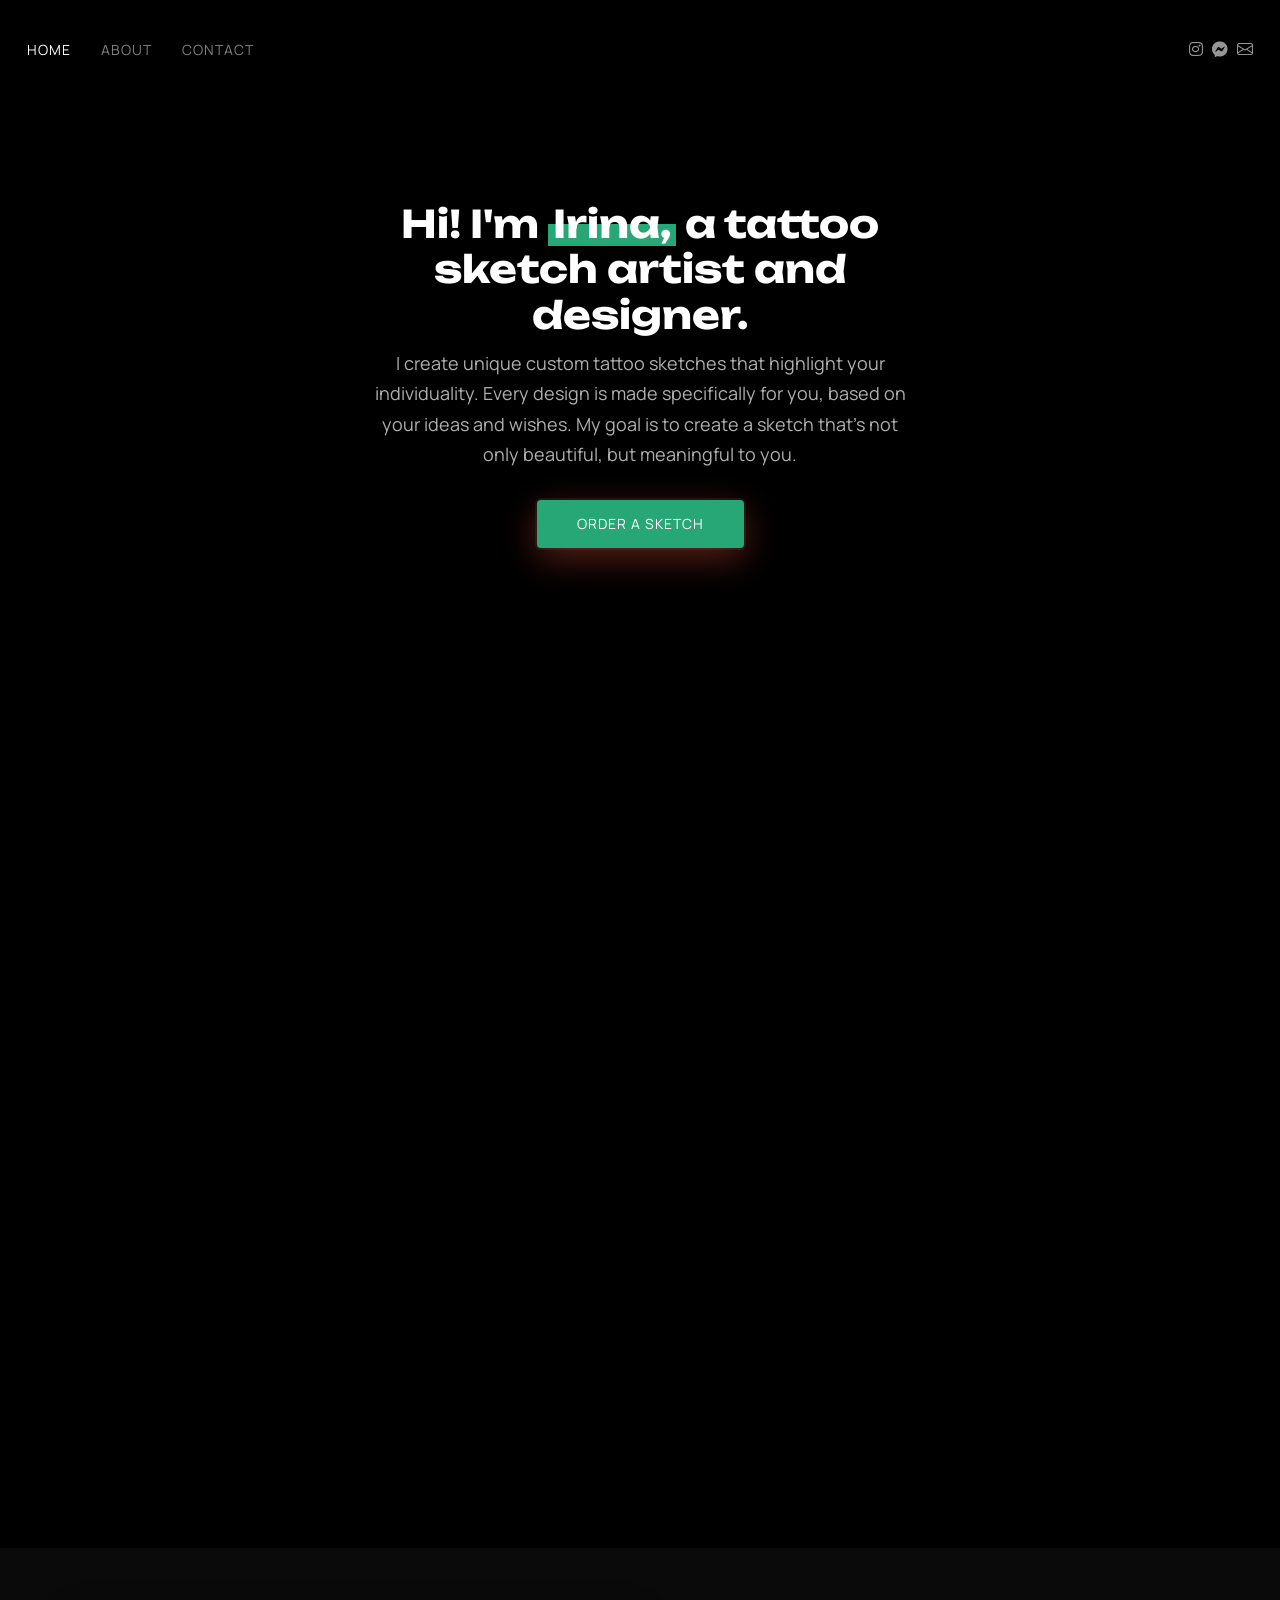
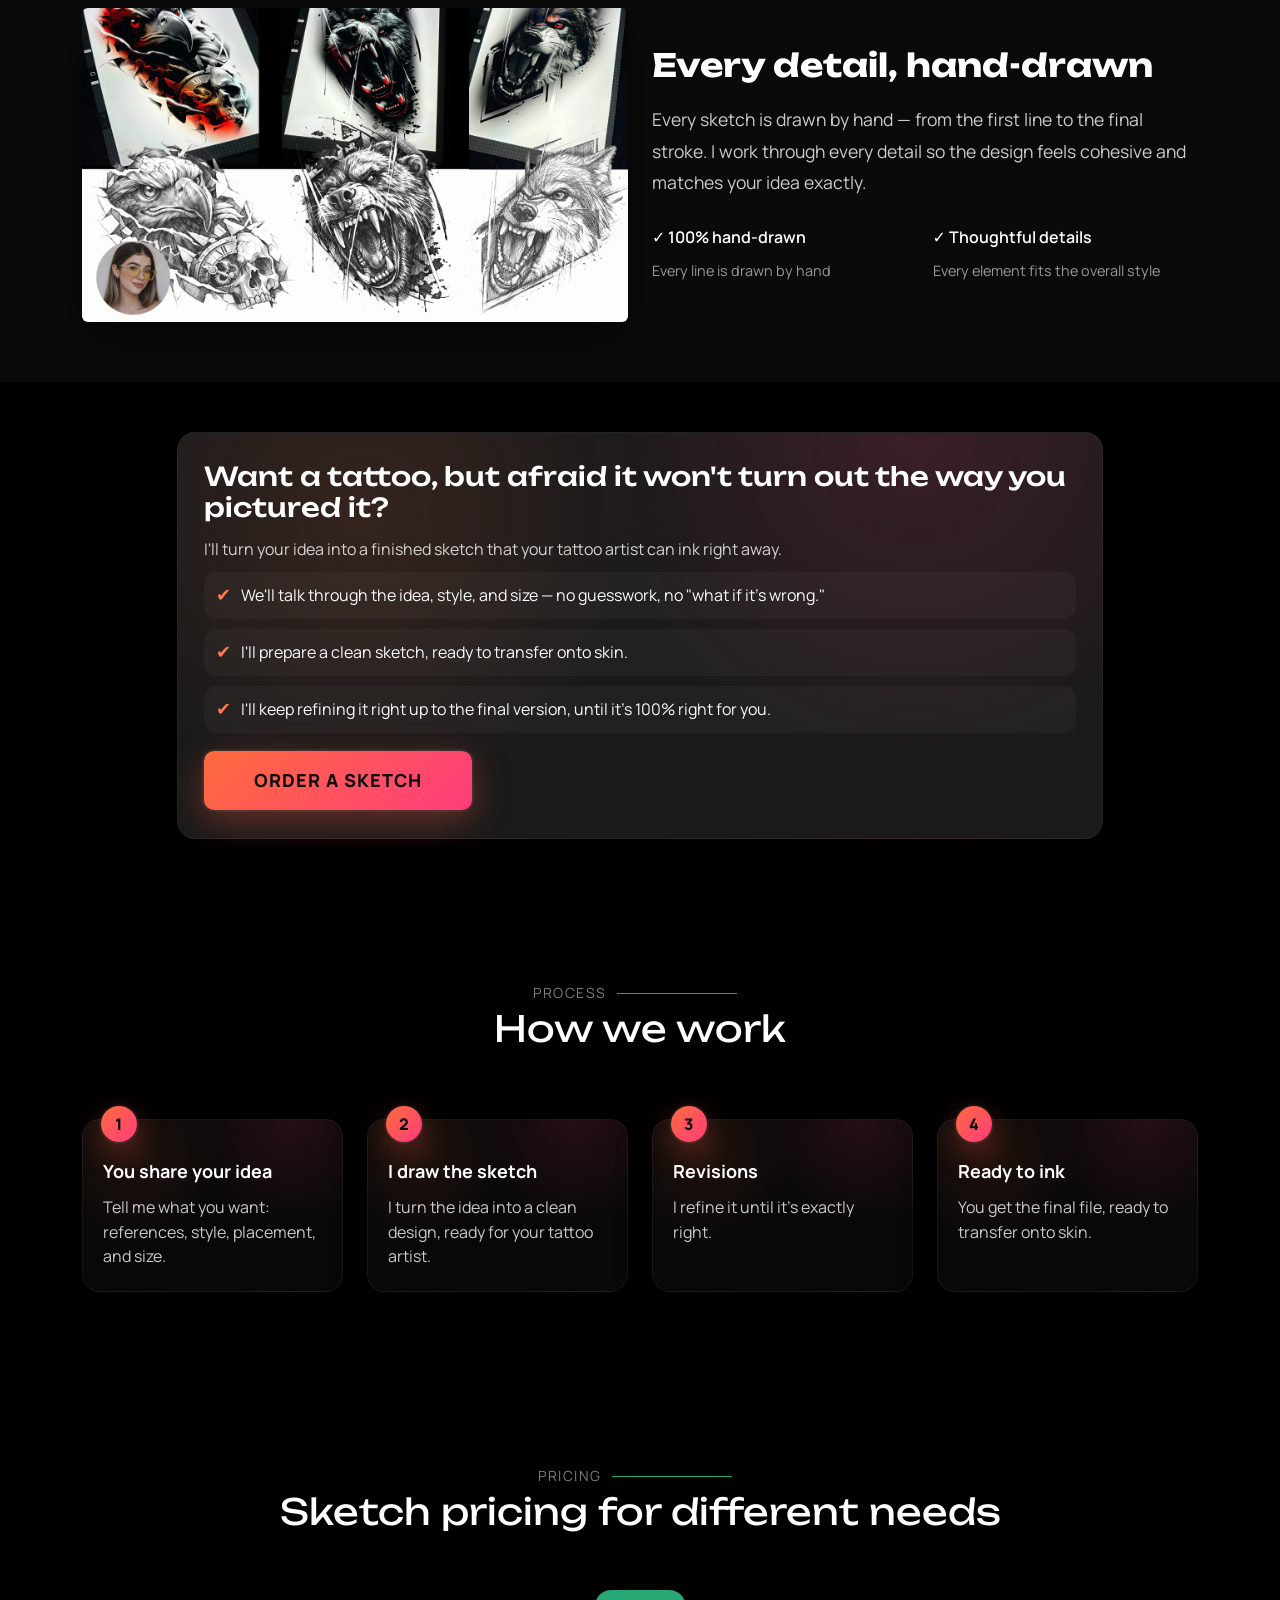
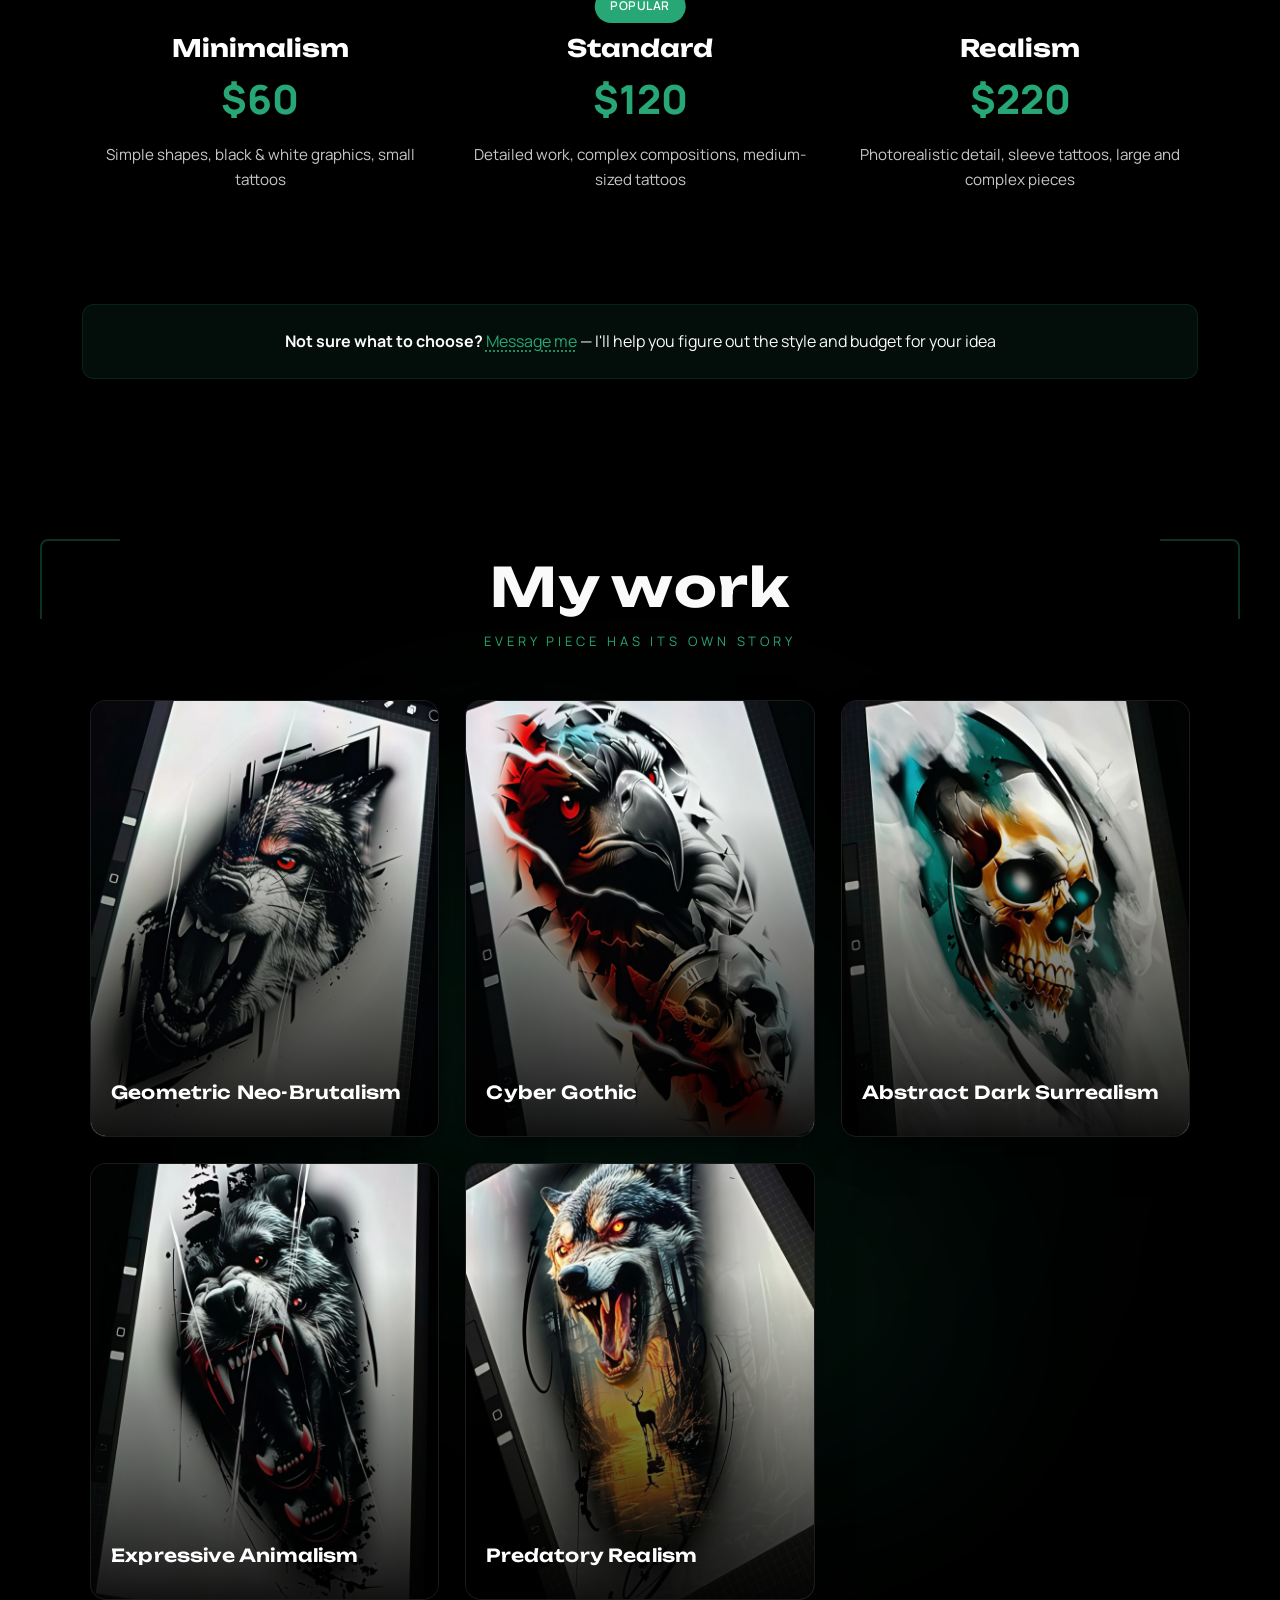
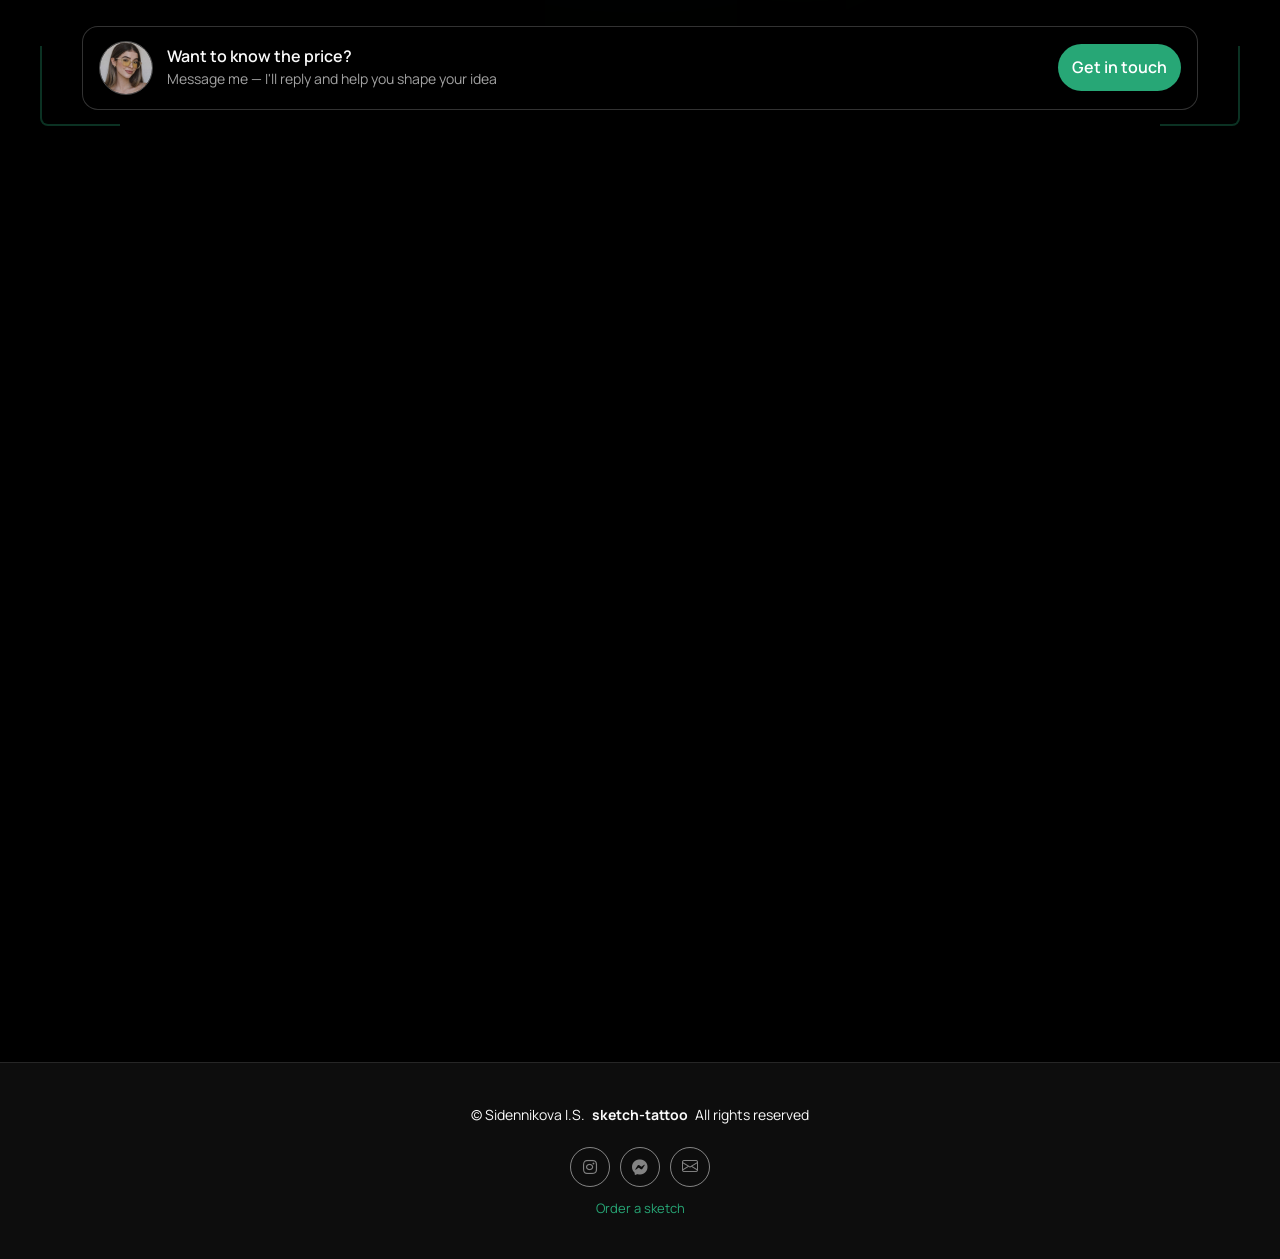
<file: index.html>
<!DOCTYPE html>
<html lang="en">

<head>
  <meta charset="utf-8">
  <meta content="width=device-width, initial-scale=1.0" name="viewport">
  <title>sketch-tattoo — Custom Tattoo Sketches</title>
  <meta name="description" content="Professional custom tattoo sketches. Unique designs created just for you, based on your ideas and wishes.">
  <meta name="keywords" content="tattoo sketches, custom tattoo design, tattoo sketch artist, tattoo art, custom tattoo">

  <!-- DNS prefetch for external resources -->
  <link rel="dns-prefetch" href="//fonts.googleapis.com">
  <link rel="dns-prefetch" href="//fonts.gstatic.com">

  <!-- Favicons -->
  <link href="assets/img/favicon.png" rel="icon" type="image/png">
  <link href="assets/img/favicon.png" rel="shortcut icon" type="image/png">
  <link href="assets/img/apple-touch-icon.png" rel="apple-touch-icon">

  <!-- Open Graph -->
  <meta property="og:title" content="sketch-tattoo — Custom Tattoo Sketches">
  <meta property="og:description" content="Professional custom tattoo sketches. Unique designs created just for you.">
  <meta property="og:image" content="http://irinatattoosketch.online/assets/img/logo.png">
  <meta property="og:url" content="http://irinatattoosketch.online/">
  <meta property="og:type" content="website">
  <meta property="og:site_name" content="sketch-tattoo">
  <meta property="og:locale" content="en_US">

  <!-- Twitter Card -->
  <meta name="twitter:card" content="summary_large_image">
  <meta name="twitter:title" content="sketch-tattoo — Custom Tattoo Sketches">
  <meta name="twitter:description" content="Professional custom tattoo sketches">
  <meta name="twitter:image" content="http://irinatattoosketch.online/assets/img/logo.png">

  <!-- Additional icon sizes for better compatibility -->
  <link rel="icon" type="image/png" sizes="16x16" href="assets/img/favicon.png">
  <link rel="icon" type="image/png" sizes="32x32" href="assets/img/favicon.png">
  <link rel="icon" type="image/png" sizes="96x96" href="assets/img/favicon.png">
  <link rel="icon" type="image/png" sizes="192x192" href="assets/img/favicon.png">

  <!-- Fonts - optimized -->
  <link rel="preconnect" href="https://fonts.googleapis.com">
  <link rel="preconnect" href="https://fonts.gstatic.com" crossorigin>
  <link rel="preload" href="https://fonts.googleapis.com/css2?family=Manrope:wght@300;400;500;600;700;800&family=Unbounded:wght@400;500;600;700;800&display=swap" as="style" onload="this.onload=null;this.rel='stylesheet'">
  <noscript><link href="https://fonts.googleapis.com/css2?family=Manrope:wght@300;400;500;600;700;800&family=Unbounded:wght@400;500;600;700;800&display=swap" rel="stylesheet"></noscript>

  <!-- Critical CSS preload -->
  <link rel="preload" href="assets/vendor/bootstrap/css/bootstrap.min.css" as="style">
  <link rel="preload" href="assets/css/main.css?v=2.2" as="style">

  <!-- Vendor CSS Files -->
  <link href="assets/vendor/bootstrap/css/bootstrap.min.css" rel="stylesheet">
  <link href="assets/vendor/bootstrap-icons/bootstrap-icons.css" rel="stylesheet">
  <link href="assets/vendor/aos/aos.css" rel="stylesheet">
  <link href="assets/vendor/glightbox/css/glightbox.min.css" rel="stylesheet">
  <link href="assets/vendor/swiper/swiper-bundle.min.css" rel="stylesheet">

  <!-- Main CSS File -->
  <link href="assets/css/main.css?v=2.2" rel="stylesheet">

  <link rel="stylesheet" href="https://cdnjs.cloudflare.com/ajax/libs/font-awesome/5.15.2/css/all.min.css"/>
</head>


<!-- Meta Pixel Code -->
<script>
!function(f,b,e,v,n,t,s)
{if(f.fbq)return;n=f.fbq=function(){n.callMethod?
n.callMethod.apply(n,arguments):n.queue.push(arguments)};
if(!f._fbq)f._fbq=n;n.push=n;n.loaded=!0;n.version='2.0';
n.queue=[];t=b.createElement(e);t.async=!0;
t.src=v;s=b.getElementsByTagName(e)[0];
s.parentNode.insertBefore(t,s)}(window, document,'script',
'https://connect.facebook.net/en_US/fbevents.js');
fbq('init', '2483305172192055');
fbq('track', 'PageView');
</script>
<noscript><img height="1" width="1" style="display:none"
src="https://www.facebook.com/tr?id=2483305172192055&ev=PageView&noscript=1"
/></noscript>
<!-- End Meta Pixel Code -->


<body class="index-page">

  <header id="header" class="header d-flex align-items-center sticky-top">
    <div class="container-fluid position-relative d-flex align-items-center justify-content-between">
      <nav id="navmenu" class="navmenu">
        <ul>
          <li><a href="http://irinatattoosketch.online/" class="active">Home<br></a></li>
          <li><a href="http://irinatattoosketch.online/about.html">About</a></li>
          <li><a href="http://irinatattoosketch.online/contact.html">Contact</a></li>
        </ul>
        <i class="mobile-nav-toggle d-xl-none bi bi-list"></i>
      </nav>

      <div class="header-social-links">
        <a href="https://ig.me/m/sketchs.master" class="instagram" target="_blank" rel="noopener" aria-label="Instagram"><i class="fab fa-instagram"></i></a>
        <a href="https://m.me/sketch1master" class="messenger" target="_blank" rel="noopener" aria-label="Facebook Messenger"><i class="fab fa-facebook-messenger"></i></a>
        <a href="mailto:sidelnikovairina002@gmail.com" class="email" rel="noopener" aria-label="Email"><i class="bi bi-envelope"></i></a>
      </div>

    </div>
  </header>

  <main class="main">

    <!-- Hero Section -->
    <section id="hero" class="hero section">

      <div class="container">
        <div class="row justify-content-center">
          <div class="col-lg-6 text-center" data-aos="fade-up" data-aos-delay="100">
            <h2><span>Hi! I'm </span><span class="underlight">Irina,</span><span> a tattoo sketch artist and designer.</span></h2>
            <p>I create unique custom tattoo sketches that highlight your individuality. Every design is made specifically for you, based on your ideas and wishes. My goal is to create a sketch that's not only beautiful, but meaningful to you.</p>
            <div>
              <a class="btn-get-started order-trigger" href="#order">Order a sketch<br></a>
            </div>

          </div>
        </div>
      </div>
    </section><!-- /Hero Section -->
    <section id="video-hero" class="video-hero" style="position: relative; height: 100vh; overflow: hidden;">
      <video autoplay muted loop playsinline preload="metadata"
        style="
          position: absolute;
          top: 50%;
          left: 50%;
          height: 100%;
          transform: translate(-50%, -50%);
          object-fit: contain;
          pointer-events: none;
          user-select: none;
        "
        id="background-video"
        oncontextmenu="return false;"
        onselectstart="return false;"
        ondragstart="return false;"
      >
        <source src="assets/vid/123.mp4" type="video/mp4">
      </video>
    </section>


    <script>
      // Load the video after the page loads, with a delay
      window.addEventListener('load', function() {
        setTimeout(function() {
          const video = document.getElementById("background-video");
          if (video) {
            video.load(); // Load the video
            video.playbackRate = 0.7; // Slow the video down slightly
          }
        }, 1000); // 1 second delay after page load
      });
    </script>

    <!-- Handmade Section -->
    <section class="section" style="padding: 60px 0; background: #0a0a0a;">
      <div class="container" data-aos="fade-up" data-aos-delay="100">
        <div class="row align-items-center justify-content-center">
          <div class="col-lg-6">
            <div class="handmade-image-wrapper">
              <img id="handmadeImage" src="" alt="Hand-drawn sketch" class="img-fluid rounded" style="width: 100%; height: auto; box-shadow: 0 20px 40px rgba(0,0,0,0.5);" draggable="false" oncontextmenu="return false;" onselectstart="return false;" ondragstart="return false;">
            </div>
          </div>
          <div class="col-lg-6">
            <div class="handmade-content">
              <h3 style="color: #fff; font-size: 2rem; margin-bottom: 20px; font-weight: 700;">Every detail, hand-drawn</h3>
              <p style="color: #ccc; font-size: 1.1rem; line-height: 1.8; margin-bottom: 25px;">
                Every sketch is drawn by hand — from the first line to the final stroke. I work through every detail so the design feels cohesive and matches your idea exactly.
              </p>
              <div style="display: flex; gap: 15px; flex-wrap: wrap;">
                <div style="flex: 1; min-width: 200px;">
                  <div style="color: #fff; font-weight: 600; margin-bottom: 8px;">✓ 100% hand-drawn</div>
                  <div style="color: #999; font-size: 0.9rem;">Every line is drawn by hand</div>
                </div>
                <div style="flex: 1; min-width: 200px;">
                  <div style="color: #fff; font-weight: 600; margin-bottom: 8px;">✓ Thoughtful details</div>
                  <div style="color: #999; font-size: 0.9rem;">Every element fits the overall style</div>
                </div>
              </div>
            </div>
          </div>
        </div>
      </div>
    </section>

    <!-- Gallery Section -->
    <section class="section" style="padding: 50px 0;">
      <div class="container" data-aos="fade-up" data-aos-delay="80">
        <div class="row justify-content-center">
          <div class="col-lg-10">
            <div class="pain-block">
              <h3>Want a tattoo, but afraid it won't turn out the way you pictured it?</h3>
              <p>I'll turn your idea into a finished sketch that your tattoo artist can ink right away.</p>
              <ul class="pain-bullets">
                <li><span class="icon">✔</span><span>We'll talk through the idea, style, and size — no guesswork, no "what if it's wrong."</span></li>
                <li><span class="icon">✔</span><span>I'll prepare a clean sketch, ready to transfer onto skin.</span></li>
                <li><span class="icon">✔</span><span>I'll keep refining it right up to the final version, until it's 100% right for you.</span></li>
              </ul>
              <div style="margin-top: 18px;">
                <a class="btn-get-started order-trigger" href="#order">Order a sketch</a>
              </div>
            </div>
          </div>
        </div>
      </div>
    </section>
    <section id="work" class="section work-process">
      <div class="container" data-aos="fade-up" data-aos-delay="80">
        <div class="section-title text-center">
          <h2>Process</h2>
          <p>How we work</p>
        </div>

        <div class="row gy-4 justify-content-center">
          <div class="col-lg-3 col-md-6">
            <div class="work-step-card" data-aos="fade-up" data-aos-delay="100">
              <div class="work-step-badge">1</div>
              <div class="work-step-title">You share your idea</div>
              <div class="work-step-text">Tell me what you want: references, style, placement, and size.</div>
            </div>
          </div>

          <div class="col-lg-3 col-md-6">
            <div class="work-step-card" data-aos="fade-up" data-aos-delay="150">
              <div class="work-step-badge">2</div>
              <div class="work-step-title">I draw the sketch</div>
              <div class="work-step-text">I turn the idea into a clean design, ready for your tattoo artist.</div>
            </div>
          </div>

          <div class="col-lg-3 col-md-6">
            <div class="work-step-card" data-aos="fade-up" data-aos-delay="200">
              <div class="work-step-badge">3</div>
              <div class="work-step-title">Revisions</div>
              <div class="work-step-text">I refine it until it's exactly right.</div>
            </div>
          </div>

          <div class="col-lg-3 col-md-6">
            <div class="work-step-card" data-aos="fade-up" data-aos-delay="250">
              <div class="work-step-badge">4</div>
              <div class="work-step-title">Ready to ink</div>
              <div class="work-step-text">You get the final file, ready to transfer onto skin.</div>
            </div>
          </div>
        </div>
      </div>
    </section>

    <!-- Pricing Section -->
    <section id="pricing" class="section pricing-section">
      <div class="container" data-aos="fade-up" data-aos-delay="80">
        <div class="section-title text-center">
          <h2>Pricing</h2>
          <p>Sketch pricing for different needs</p>
        </div>
      </div>

      <!-- "Popular" block for mobile -->
      <div class="pricing-popular-mobile d-block d-md-none">
        <div class="container" data-aos="fade-up" data-aos-delay="150">
          <div class="pricing-item pricing-popular">
            <span class="pricing-badge">Popular</span>
            <h3 class="pricing-title">Standard</h3>
            <div>
              <div class="pricing-price">$120</div>
              <p class="pricing-desc">Detailed work, complex compositions, medium-sized tattoos</p>
            </div>
          </div>
        </div>
      </div>

      <div class="container" data-aos="fade-up" data-aos-delay="80">
        <div class="row gy-4 justify-content-center">
          <div class="col-lg-4 col-md-6 d-none d-md-block">
            <div class="pricing-item" data-aos="fade-up" data-aos-delay="100">
              <h3 class="pricing-title">Minimalism</h3>
              <div>
                <div class="pricing-price">$60</div>
                <p class="pricing-desc">Simple shapes, black & white graphics, small tattoos</p>
              </div>
            </div>
          </div>

          <div class="col-lg-4 col-md-6 d-none d-md-block">
            <div class="pricing-item pricing-popular" data-aos="fade-up" data-aos-delay="150">
              <span class="pricing-badge">Popular</span>
              <h3 class="pricing-title">Standard</h3>
              <div>
                <div class="pricing-price">$120</div>
                <p class="pricing-desc">Detailed work, complex compositions, medium-sized tattoos</p>
              </div>
            </div>
          </div>

          <div class="col-lg-4 col-md-6 d-none d-md-block">
            <div class="pricing-item" data-aos="fade-up" data-aos-delay="200">
              <h3 class="pricing-title">Realism</h3>
              <div>
                <div class="pricing-price">$220</div>
                <p class="pricing-desc">Photorealistic detail, sleeve tattoos, large and complex pieces</p>
              </div>
            </div>
          </div>

          <!-- Mobile versions of the remaining blocks -->
          <div class="col-12 d-block d-md-none">
            <div class="row gy-3">
              <div class="col-12">
                <div class="pricing-item" data-aos="fade-up" data-aos-delay="100">
                  <h3 class="pricing-title">Minimalism</h3>
                  <div>
                    <div class="pricing-price">$60</div>
                    <p class="pricing-desc">Simple shapes, black & white graphics, small tattoos</p>
                  </div>
                </div>
              </div>

              <div class="col-12">
                <div class="pricing-item" data-aos="fade-up" data-aos-delay="200">
                  <h3 class="pricing-title">Realism</h3>
                  <div>
                    <div class="pricing-price">$220</div>
                    <p class="pricing-desc">Photorealistic detail, sleeve tattoos, large and complex pieces</p>
                  </div>
                </div>
              </div>
            </div>
          </div>
        </div>

        <div class="pricing-note text-center" data-aos="fade-up" data-aos-delay="250">
          <p><strong>Not sure what to choose?</strong> <a href="#order" class="order-trigger" style="color: var(--accent-color); text-decoration: underline; text-decoration-style: dotted; text-underline-offset: 4px;">Message me</a> — I'll help you figure out the style and budget for your idea</p>
        </div>
      </div>
    </section>

    <section id="gallery-4" class="section mfb-gallery">

      <div class="mfb-gallery__bg" aria-hidden="true">
        <div class="mfb-gallery__glow mfb-gallery__glow--1"></div>
        <div class="mfb-gallery__glow mfb-gallery__glow--2"></div>
        <div class="mfb-gallery__glow mfb-gallery__glow--3"></div>

        <div class="mfb-gallery__corner mfb-gallery__corner--tl"></div>
        <div class="mfb-gallery__corner mfb-gallery__corner--tr"></div>
        <div class="mfb-gallery__corner mfb-gallery__corner--bl"></div>
        <div class="mfb-gallery__corner mfb-gallery__corner--br"></div>
      </div>

      <div class="container mfb-gallery__container">
        <div class="mfb-gallery__header">
          <h2 class="mfb-gallery__title">My work</h2>
          <p class="mfb-gallery__subtitle">Every piece has its own story</p>
        </div>

        <div class="mfb-grid">
          <figure class="mfb-card">
            <img class="mfb-card__img" src="assets/img/gallery/gallery-1.jpg" alt="Geometric neo-brutalism" loading="lazy" draggable="false" oncontextmenu="return false;">
            <figcaption class="mfb-card__caption">
              <h3 class="mfb-card__title">Geometric Neo-Brutalism</h3>
              <p class="mfb-card__desc"></p>
            </figcaption>
          </figure>

          <figure class="mfb-card">
            <img class="mfb-card__img" src="assets/img/gallery/gallery-2.jpg" alt="Cyber gothic" loading="lazy" draggable="false" oncontextmenu="return false;">
            <figcaption class="mfb-card__caption">
              <h3 class="mfb-card__title">Cyber Gothic</h3>
              <p class="mfb-card__desc"></p>
            </figcaption>
          </figure>

          <figure class="mfb-card">
            <img class="mfb-card__img" src="assets/img/gallery/gallery-3.jpg" alt="Abstract dark surrealism" loading="lazy" draggable="false" oncontextmenu="return false;">
            <figcaption class="mfb-card__caption">
              <h3 class="mfb-card__title">Abstract Dark Surrealism</h3>
              <p class="mfb-card__desc"></p>
            </figcaption>
          </figure>

          <figure class="mfb-card">
            <img class="mfb-card__img" src="assets/img/gallery/gallery-4.jpg" alt="Expressive animalism" loading="lazy" draggable="false" oncontextmenu="return false;">
            <figcaption class="mfb-card__caption">
              <h3 class="mfb-card__title">Expressive Animalism</h3>
              <p class="mfb-card__desc"></p>
            </figcaption>
          </figure>

          <figure class="mfb-card">
            <img class="mfb-card__img" src="assets/img/gallery/gallery-5.jpg" alt="Predatory realism" loading="lazy" draggable="false" oncontextmenu="return false;">
            <figcaption class="mfb-card__caption">
              <h3 class="mfb-card__title">Predatory Realism</h3>
              <p class="mfb-card__desc"></p>
            </figcaption>
          </figure>
        </div>

        <div class="mfb-gallery__cta">
          <div class="mfb-cta">
            <img class="mfb-cta__avatar" src="assets/img/profile-img.png" alt="Irina" loading="lazy">
            <div class="mfb-cta__body">
              <div class="mfb-cta__title">Want to know the price?</div>
              <div class="mfb-cta__text">Message me — I'll reply and help you shape your idea</div>
            </div>
            <a class="mfb-cta__btn order-trigger" href="#order">Get in touch</a>
          </div>
        </div>
      </div>

    </section><!-- /Gallery Section -->

    <!-- Before / After Client Works Section -->
    <section id="before-after" class="section ba-section">
      <div class="container" data-aos="fade-up" data-aos-delay="80">
        <div class="section-title text-center">
          <h2>Client Work</h2>
          <p>Before &amp; after — real transformations</p>
        </div>

        <div class="ba-grid">

          <!-- Filled example -->
          <div class="ba-card" data-aos="fade-up" data-aos-delay="100">
            <div class="ba-card__media">
              <img src="assets/img/gallery/before-after-1.jpg" alt="Samurai sleeve tattoo redesign — before and after" loading="lazy" draggable="false" oncontextmenu="return false;" onselectstart="return false;" ondragstart="return false;">
            </div>
            <div class="ba-card__caption">
              <h3 class="ba-card__title">Samurai Sleeve Redesign</h3>
              <p class="ba-card__text">An existing tattoo turned into a complete forearm composition.</p>
            </div>
          </div>

          <!-- Filled example #2 -->
          <div class="ba-card" data-aos="fade-up" data-aos-delay="150">
            <div class="ba-card__media">
              <img src="assets/img/gallery/before-after-2.jpg" alt="Wolf full sleeve tattoo concept — before and after" loading="lazy" draggable="false" oncontextmenu="return false;" onselectstart="return false;" ondragstart="return false;">
            </div>
            <div class="ba-card__caption">
              <h3 class="ba-card__title">Wolf Full Sleeve</h3>
              <p class="ba-card__text">A dark, red-accented sleeve built from the client's own reference.</p>
            </div>
          </div>

          <!-- Filled example #3 -->
          <div class="ba-card" data-aos="fade-up" data-aos-delay="200">
            <div class="ba-card__media">
              <img src="assets/img/gallery/before-after-3.jpg" alt="Guardian full back piece tattoo concept — before and after" loading="lazy" draggable="false" oncontextmenu="return false;" onselectstart="return false;" ondragstart="return false;">
            </div>
            <div class="ba-card__caption">
              <h3 class="ba-card__title">Guardian Back Piece</h3>
              <p class="ba-card__text">A full back composition of chains, torii gates and spirits.</p>
            </div>
          </div>

        </div>
      </div>
    </section><!-- /Before / After Section -->

  </main>

  <footer id="footer" class="footer">

    <div class="container">
      <div class="copyright text-center ">
        <p>© <span>Sidennikova I.S.</span> <strong class="px-1 sitename">sketch-tattoo</strong> <span>All rights reserved</span></p>
      </div>
      <div class="social-links d-flex justify-content-center">
        <a href="https://ig.me/m/sketchs.master" target="_blank" rel="noopener" aria-label="Instagram"><i class="fab fa-instagram"></i></a>
        <a href="https://m.me/sketch1master" target="_blank" rel="noopener" aria-label="Facebook Messenger"><i class="fab fa-facebook-messenger"></i></a>
        <a href="mailto:sidelnikovairina002@gmail.com" rel="noopener" aria-label="Email"><i class="bi bi-envelope"></i></a>
      </div>
      <div class="credits">
        <!-- All the links in the footer should remain intact. -->
        <!-- You can delete the links only if you've purchased the pro version. -->
        <!-- Licensing information: https://bootstrapmade.com/license/ -->
        <!-- Purchase the pro version with working PHP/AJAX contact form: [buy-url] -->
      <a href="#order" class="order-trigger">Order a sketch</a>
      </div>
    </div>

  </footer>

  <!-- Info Modal: shown first, before the messenger popup -->
  <div class="order-modal" id="infoModal">
    <div class="order-modal__dialog order-modal__dialog--sm">
      <button class="order-modal__close" type="button" aria-label="Close" id="infoCloseBtn">✕</button>

      <div class="order-modal__title">Before you reach out</div>

      <div class="order-modal__scope-note">
        Important: I draw sketches — the design itself, not the tattoo application. You'll need a tattoo artist in your city to apply it. If you're looking to get a tattoo done, please don't reach out.
      </div>

      <button type="button" class="order-modal__dark-btn order-modal__cta-btn" id="infoContinueBtn">Got it, continue</button>
    </div>
  </div>

  <!-- Order Modal: messenger buttons -->
  <div class="order-modal" id="orderModal">
    <div class="order-modal__dialog">
      <button class="order-modal__close" type="button" aria-label="Close">✕</button>

      <div class="order-modal__title">
        Let's create your unique tattoo sketch together
      </div>

      <div class="order-modal__text">
        Message me right now, and I'll create an original sketch tailored to your style and placement.
        2 free revisions, ready within 48 hours. Your idea — my design!
      </div>

      <div class="order-modal__msg-list">
        <a class="order-modal__dark-btn order-modal__msg-btn" href="https://ig.me/m/sketchs.master" target="_blank" rel="noopener">
          <i class="fab fa-instagram"></i>
          <span class="order-modal__msg-btn-text">
            <span class="order-modal__msg-btn-main">Instagram</span>
            <span class="order-modal__msg-btn-sub">@sketchs.master — direct message</span>
          </span>
        </a>
        <a class="order-modal__dark-btn order-modal__msg-btn" href="https://m.me/sketch1master" target="_blank" rel="noopener">
          <i class="fab fa-facebook-messenger"></i>
          <span class="order-modal__msg-btn-text">
            <span class="order-modal__msg-btn-main">Messenger</span>
            <span class="order-modal__msg-btn-sub">Facebook chat</span>
          </span>
        </a>
        <a class="order-modal__dark-btn order-modal__msg-btn" href="mailto:sidelnikovairina002@gmail.com">
          <i class="bi bi-envelope"></i>
          <span class="order-modal__msg-btn-text">
            <span class="order-modal__msg-btn-main">Email</span>
            <span class="order-modal__msg-btn-sub">sidelnikovairina002@gmail.com</span>
          </span>
        </a>
      </div>

      <button type="button" class="order-examples-trigger" id="openExamplesBtn">
        <i class="bi bi-images"></i> View portfolio examples
      </button>

    </div>
  </div>

  <!-- Portfolio Examples Modal -->
  <div class="order-modal" id="examplesModal">
    <div class="order-modal__dialog">
      <button class="order-modal__close" type="button" aria-label="Close" id="examplesCloseBtn">✕</button>

      <div class="order-modal__title">Portfolio examples</div>
      <div class="order-modal__text">A few sketches I've made for clients.</div>

      <div class="order-carousel">
        <div class="order-carousel__viewport">
          <div class="order-carousel__track" id="orderCarouselTrack">
            <div class="order-carousel__item">
              <img src="assets/123/photo_2025-07-03_23-08-54 (1).jpg" alt="Sketch 1" loading="lazy" oncontextmenu="return false;" draggable="false">
            </div>
            <div class="order-carousel__item">
              <img src="assets/123/photo_2025-07-03_23-08-55 (1).jpg" alt="Sketch 2" loading="lazy" oncontextmenu="return false;" draggable="false">
            </div>
            <div class="order-carousel__item">
              <img src="assets/123/photo_2025-07-03_23-08-55 (2) (1).jpg" alt="Sketch 3" loading="lazy" oncontextmenu="return false;" draggable="false">
            </div>
            <div class="order-carousel__item">
              <img src="assets/123/photo_2025-07-03_23-08-55 (3) (1).jpg" alt="Sketch 4" loading="lazy" oncontextmenu="return false;" draggable="false">
            </div>
            <div class="order-carousel__item">
              <img src="assets/123/photo_2025-07-03_23-08-56 (1).jpg" alt="Sketch 5" loading="lazy" oncontextmenu="return false;" draggable="false">
            </div>
            <div class="order-carousel__item">
              <img src="assets/123/photo_2025-07-03_23-08-56 (2) (1).jpg" alt="Sketch 6" loading="lazy" oncontextmenu="return false;" draggable="false">
            </div>
            <div class="order-carousel__item">
              <img src="assets/123/photo_2025-07-03_23-08-56 (3) (1).jpg" alt="Sketch 7" loading="lazy" oncontextmenu="return false;" draggable="false">
            </div>
            <div class="order-carousel__item">
              <img src="assets/123/photo_2025-07-03_23-08-56 (4) (1).jpg" alt="Sketch 8" loading="lazy" oncontextmenu="return false;" draggable="false">
            </div>
          </div>
          <div class="order-carousel__nav">
            <button class="order-carousel__arrow order-carousel__arrow--prev" type="button" data-dir="-1">‹</button>
            <button class="order-carousel__arrow order-carousel__arrow--next" type="button" data-dir="1">›</button>
          </div>
        </div>
      </div>
    </div>
  </div>

  <!-- Scroll Top -->
  <a href="#" id="scroll-top" class="scroll-top d-flex align-items-center justify-content-center"><i class="bi bi-arrow-up-short"></i></a>

  <!-- Preloader -->
  <div id="preloader">
    <div class="line"></div>
  </div>

  <!-- Critical JS preload -->
  <link rel="preload" href="assets/vendor/bootstrap/js/bootstrap.bundle.min.js" as="script">
  <link rel="preload" href="assets/vendor/aos/aos.js" as="script">
  <link rel="preload" href="assets/js/main.js?v=2.2" as="script">

  <!-- Vendor JS Files -->
  <script src="assets/vendor/bootstrap/js/bootstrap.bundle.min.js" defer></script>
  <script src="assets/vendor/php-email-form/validate.js" defer></script>
  <script src="assets/vendor/aos/aos.js" defer></script>
  <script src="assets/vendor/glightbox/js/glightbox.min.js" defer></script>
  <script src="assets/vendor/swiper/swiper-bundle.min.js" defer></script>

  <!-- Main JS File -->
  <script src="assets/js/main.js?v=2.2" defer></script>

  <!-- Tracking scripts - loaded after page load for better performance -->
  <script>
    window.addEventListener('load', function() {
      setTimeout(function() {
        // Load the handmade image with a slight delay
        const handmadeImage = document.getElementById("handmadeImage");
        if (handmadeImage) {
          handmadeImage.src = "assets/img/gallery/123123123.jpg";
        }
      }, 1000);
    });
  </script>

  <!-- Order Modal logic: info popup -> messenger popup, examples carousel -->
  <script>
    (function () {
      var infoModal = document.getElementById('infoModal');
      var orderModal = document.getElementById('orderModal');
      var examplesModal = document.getElementById('examplesModal');
      if (!orderModal) return;

      var triggers = document.querySelectorAll('.order-trigger');

      function closeModal(modal) {
        modal.classList.remove('open');
        // Only release scroll lock if no other modal is left open
        var anyOpen = document.querySelector('.order-modal.open');
        if (!anyOpen) document.body.classList.remove('modal-open');
      }

      // Guard against overlapping popups: e.g. a messenger button opens in a
      // new tab and doesn't close this modal, so if the user comes back and
      // triggers another popup, the old one could still be "open" underneath.
      function closeAllModals(except) {
        document.querySelectorAll('.order-modal.open').forEach(function (m) {
          if (m !== except) m.classList.remove('open');
        });
      }

      function openModal(modal) {
        closeAllModals(modal);
        modal.classList.add('open');
        document.body.classList.add('modal-open');
      }

      // Entry point: every "order-trigger" opens the info popup first
      function openInfoModal(e) {
        if (e) e.preventDefault();
        if (infoModal) openModal(infoModal);
        else openModal(orderModal);
      }

      function closeInfoModal() {
        if (infoModal) closeModal(infoModal);
      }

      function openOrderModal(e) {
        if (e) e.preventDefault();
        openModal(orderModal);
      }

      function closeOrderModal() {
        closeModal(orderModal);
      }

      // Portfolio examples popup stacks on TOP of the order modal instead of
      // replacing it, so closing the portfolio popup only closes itself and
      // leaves the order modal open behind it.
      function openExamplesModal(e) {
        if (e) e.preventDefault();
        if (!examplesModal) return;
        examplesModal.classList.add('open');
        document.body.classList.add('modal-open');
      }

      function closeExamplesModal() {
        if (examplesModal) closeModal(examplesModal);
      }

      triggers.forEach(function (t) {
        t.addEventListener('click', openInfoModal);
      });

      var orderCloseBtn = orderModal.querySelector('.order-modal__close');
      if (orderCloseBtn) orderCloseBtn.addEventListener('click', closeOrderModal);

      orderModal.addEventListener('click', function (e) {
        if (e.target === orderModal) closeOrderModal();
      });

      // Messenger buttons navigate away (new tab / mail app) but don't
      // reload this page, so close the popup behind them right away.
      orderModal.querySelectorAll('.order-modal__msg-btn').forEach(function (btn) {
        btn.addEventListener('click', function () {
          closeOrderModal();
        });
      });

      if (infoModal) {
        var infoCloseBtn = document.getElementById('infoCloseBtn');
        var infoContinueBtn = document.getElementById('infoContinueBtn');
        if (infoCloseBtn) infoCloseBtn.addEventListener('click', closeInfoModal);
        if (infoContinueBtn) {
          infoContinueBtn.addEventListener('click', function () {
            closeInfoModal();
            openOrderModal();
          });
        }
        infoModal.addEventListener('click', function (e) {
          if (e.target === infoModal) closeInfoModal();
        });
      }

      var openExamplesBtn = document.getElementById('openExamplesBtn');
      if (openExamplesBtn) openExamplesBtn.addEventListener('click', openExamplesModal);

      if (examplesModal) {
        var examplesCloseBtn = document.getElementById('examplesCloseBtn');
        if (examplesCloseBtn) examplesCloseBtn.addEventListener('click', closeExamplesModal);
        examplesModal.addEventListener('click', function (e) {
          if (e.target === examplesModal) closeExamplesModal();
        });
      }

      document.addEventListener('keydown', function (e) {
        if (e.key !== 'Escape') return;
        if (examplesModal && examplesModal.classList.contains('open')) closeExamplesModal();
        else if (orderModal.classList.contains('open')) closeOrderModal();
        else if (infoModal && infoModal.classList.contains('open')) closeInfoModal();
      });

      // Carousel arrows
      var track = document.getElementById('orderCarouselTrack');
      var arrows = document.querySelectorAll('.order-carousel__arrow');
      arrows.forEach(function (btn) {
        btn.addEventListener('click', function () {
          if (!track) return;
          var firstItem = track.querySelector('.order-carousel__item');
          var itemWidth = firstItem ? firstItem.getBoundingClientRect().width + 14 : 260;
          var dir = parseInt(btn.getAttribute('data-dir'), 10) || 1;
          track.scrollBy({ left: dir * itemWidth, behavior: 'smooth' });
        });
      });
    })();
  </script>

</body>

</html>
</file>
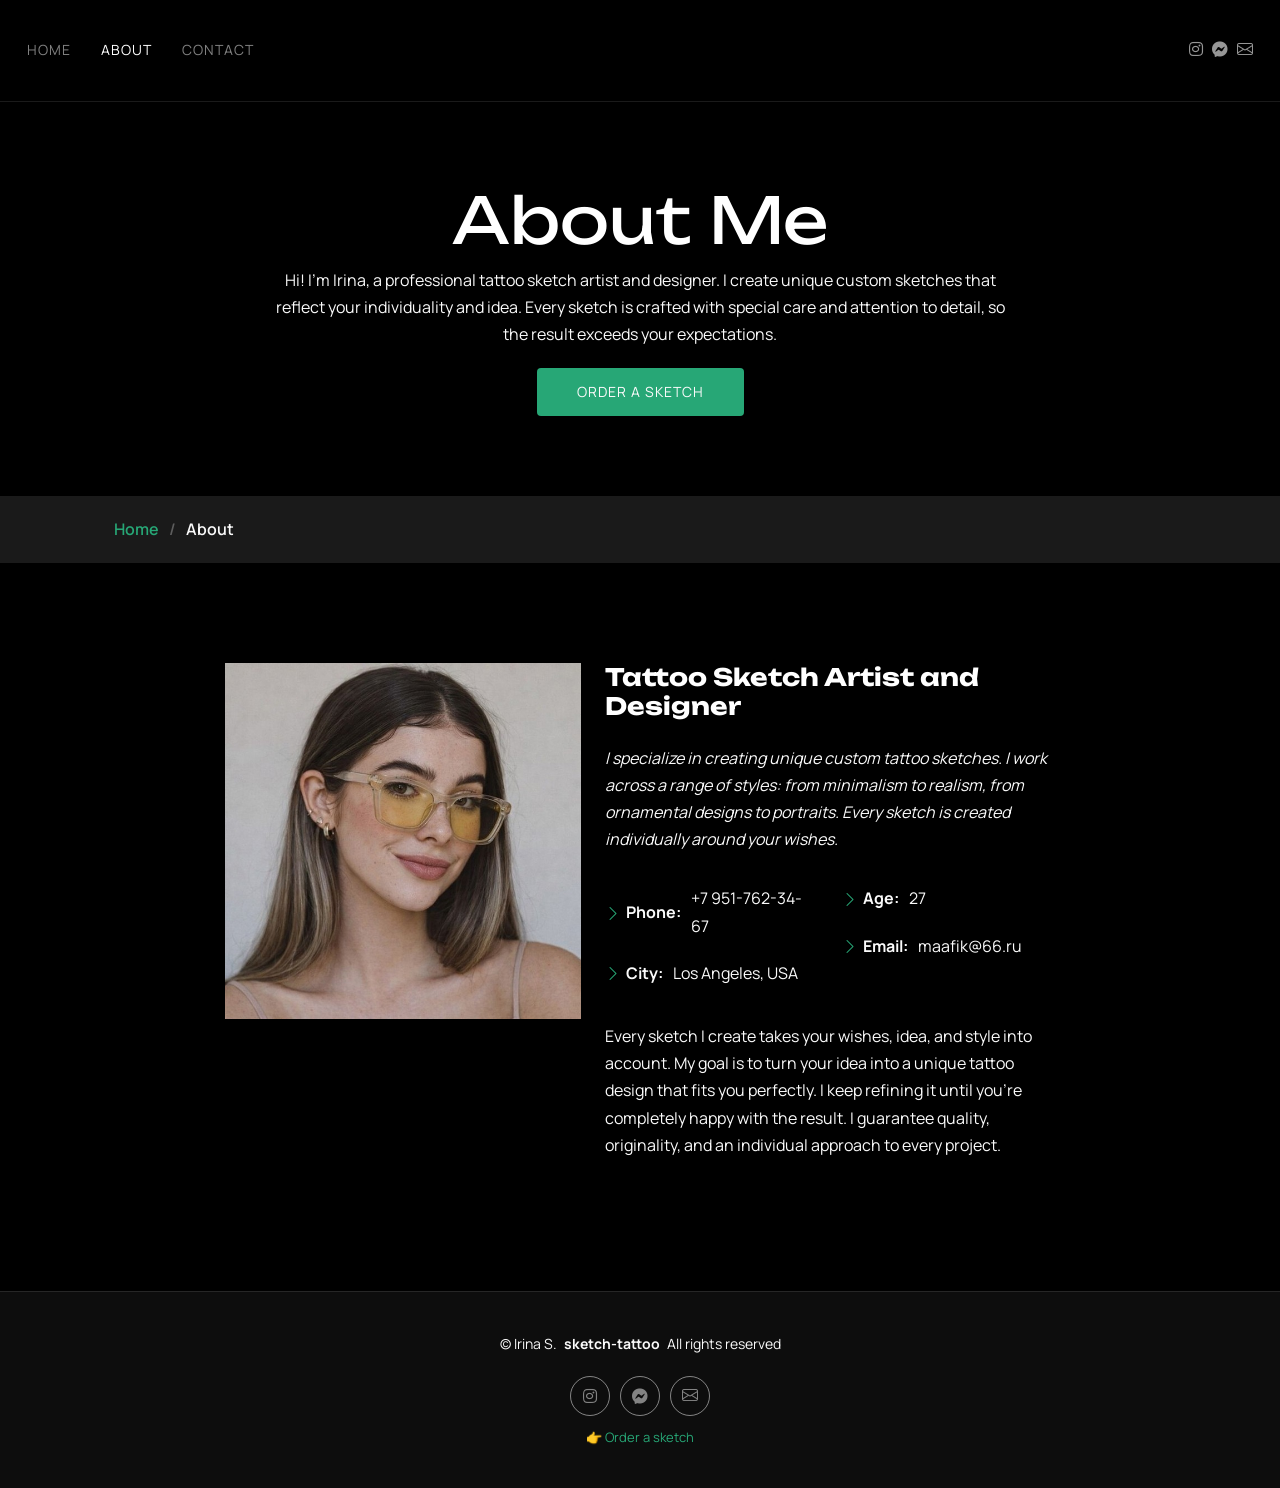
<file: about.html>
<!DOCTYPE html>
<html lang="en">

<head>
  <meta charset="utf-8">
  <meta content="width=device-width, initial-scale=1.0" name="viewport">
  <title>sketch-tattoo — About Me</title>
  <meta name="description" content="About Irina, a tattoo sketch artist and designer. I create unique custom designs based on your ideas and wishes.">
  <meta name="keywords" content="about me, tattoo artist, sketch designer, tattoo master, irina, portfolio">

  <!-- DNS prefetch for external resources -->
  <link rel="dns-prefetch" href="//fonts.googleapis.com">
  <link rel="dns-prefetch" href="//fonts.gstatic.com">

  <!-- Favicons -->
  <link rel="icon" href="/favicon.ico" type="image/x-icon">
  <link href="assets/img/favicon.png" rel="icon">
  <link href="assets/img/apple-touch-icon.png" rel="apple-touch-icon">

  <!-- Fonts - optimized -->
  <link rel="preconnect" href="https://fonts.googleapis.com">
  <link rel="preconnect" href="https://fonts.gstatic.com" crossorigin>
  <link rel="preload" href="https://fonts.googleapis.com/css2?family=Manrope:wght@300;400;500;600;700;800&family=Unbounded:wght@400;500;600;700;800&display=swap" as="style" onload="this.onload=null;this.rel='stylesheet'">
  <noscript><link href="https://fonts.googleapis.com/css2?family=Manrope:wght@300;400;500;600;700;800&family=Unbounded:wght@400;500;600;700;800&display=swap" rel="stylesheet"></noscript>


  <!-- Vendor CSS Files -->
  <link href="assets/vendor/bootstrap/css/bootstrap.min.css" rel="stylesheet">
  <link href="assets/vendor/bootstrap-icons/bootstrap-icons.css" rel="stylesheet">
  <link href="assets/vendor/aos/aos.css" rel="stylesheet">
  <link href="assets/vendor/glightbox/css/glightbox.min.css" rel="stylesheet">
  <link href="assets/vendor/swiper/swiper-bundle.min.css" rel="stylesheet">

  <!-- Main CSS File -->
  <link href="assets/css/main.css?v=2.0" rel="stylesheet">

  <link rel="stylesheet" href="https://cdnjs.cloudflare.com/ajax/libs/font-awesome/5.15.2/css/all.min.css"/>


  <!-- =======================================================
  * Template Name: PhotoFolio
  * Template URL: https://bootstrapmade.com/photofolio-bootstrap-photography-website-template/
  * Author: BootstrapMade.com
  ======================================================== -->
</head>
<!-- Meta Pixel Code -->
<script>
!function(f,b,e,v,n,t,s)
{if(f.fbq)return;n=f.fbq=function(){n.callMethod?
n.callMethod.apply(n,arguments):n.queue.push(arguments)};
if(!f._fbq)f._fbq=n;n.push=n;n.loaded=!0;n.version='2.0';
n.queue=[];t=b.createElement(e);t.async=!0;
t.src=v;s=b.getElementsByTagName(e)[0];
s.parentNode.insertBefore(t,s)}(window, document,'script',
'https://connect.facebook.net/en_US/fbevents.js');
fbq('init', '2483305172192055');
fbq('track', 'PageView');
</script>
<noscript><img height="1" width="1" style="display:none"
src="https://www.facebook.com/tr?id=2483305172192055&ev=PageView&noscript=1"
/></noscript>
<!-- End Meta Pixel Code -->


<body class="about-page">

  <header id="header" class="header d-flex align-items-center sticky-top">
    <div class="container-fluid position-relative d-flex align-items-center justify-content-between">

      
      <nav id="navmenu" class="navmenu">
        <ul>
          <li><a href="http://irinatattoosketch.online/">Home<br></a></li>
          <li><a href="http://irinatattoosketch.online/about.html" class="active">About</a></li>
          <li><a href="http://irinatattoosketch.online/contact.html">Contact</a></li>
        </ul>
        <i class="mobile-nav-toggle d-xl-none bi bi-list"></i>
      </nav>

      <div class="header-social-links">
        <a href="https://ig.me/m/m/sketchs.master" class="instagram" target="_blank" rel="noopener" aria-label="Instagram"><i class="fab fa-instagram"></i></a>
        <a href="https://m.me/sketch1master" class="messenger" target="_blank" rel="noopener" aria-label="Facebook Messenger"><i class="fab fa-facebook-messenger"></i></a>
        <a href="mailto:sidelnikovairina002@gmail.com" class="email" rel="noopener" aria-label="Email"><i class="bi bi-envelope"></i></a>
      </div>

    </div>
  </header>
  <main class="main">

    <!-- Page Title -->
    <div class="page-title" data-aos="fade">
      <div class="heading">
        <div class="container">
          <div class="row d-flex justify-content-center text-center">
            <div class="col-lg-8">
              <h1>About Me</h1>
<p class="mb-0">Hi! I'm Irina, a professional tattoo sketch artist and designer.
  I create unique custom sketches that reflect your individuality and idea.
  Every sketch is crafted with special care and attention to detail, so the result exceeds your expectations.</p>

              <a href="http://irinatattoosketch.online/contact.html" class="cta-btn">Order a sketch<br></a>
            </div>
          </div>
        </div>
      </div>
      <nav class="breadcrumbs">
        <div class="container">
          <ol>
            <li><a href="http://irinatattoosketch.online/">Home</a></li>
            <li class="current">About</li>
          </ol>
        </div>
      </nav>
    </div><!-- End Page Title -->

    <!-- About Section -->
    <section id="about" class="about section">

      <div class="container" data-aos="fade-up" data-aos-delay="100">

        <div class="row gy-4 justify-content-center">
          <div class="col-lg-4">
            <img src="assets/img/profile-img.png" class="img-fluid" alt="">
          </div>
          <div class="col-lg-5 content">
            <h2>Tattoo Sketch Artist and Designer</h2>
<p class="fst-italic py-3">
 I specialize in creating unique custom tattoo sketches. I work across a range of styles: from minimalism to realism, from ornamental designs to portraits. Every sketch is created individually around your wishes.
</p>

     
            <div class="row">
              <div class="col-lg-6">
                <ul>
                  <li><i class="bi bi-chevron-right"></i> <strong>Phone:</strong> <span>+7 951-762-34-67</span></li>
                  <li><i class="bi bi-chevron-right"></i> <strong>City:</strong> <span>Los Angeles, USA</span></li>
                </ul>
              </div>
              <div class="col-lg-6">
                <ul>
                  <li><i class="bi bi-chevron-right"></i> <strong>Age:</strong> <span>27</span></li>
                  <li><i class="bi bi-chevron-right"></i> <strong>Email:</strong> <span>maafik@66.ru</span></li>
                </ul>
              </div>
            </div>
            
<p class="py-3">
   Every sketch I create takes your wishes, idea, and style into account.
  My goal is to turn your idea into a unique tattoo design that fits you perfectly.
  I keep refining it until you're completely happy with the result.
  I guarantee quality, originality, and an individual approach to every project.
</p>

          </div>
        </div>

      </div>

    </section><!-- /About Section -->

  </main>

  <footer id="footer" class="footer">

    <div class="container">
      <div class="copyright text-center ">
        <p>© <span>Irina S.</span> <strong class="px-1 sitename">sketch-tattoo</strong> <span> All rights reserved</span></p>
      </div>
      <div class="social-links d-flex justify-content-center">
        <a href="https://ig.me/m/m/sketchs.master" target="_blank" rel="noopener" aria-label="Instagram"><i class="fab fa-instagram"></i></a>
        <a href="https://m.me/sketch1master" target="_blank" rel="noopener" aria-label="Facebook Messenger"><i class="fab fa-facebook-messenger"></i></a>
        <a href="mailto:sidelnikovairina002@gmail.com" rel="noopener" aria-label="Email"><i class="bi bi-envelope"></i></a>
      </div>
      <div class="credits">
        <!-- All the links in the footer should remain intact. -->
        <!-- You can delete the links only if you've purchased the pro version. -->
        <!-- Licensing information: https://bootstrapmade.com/license/ -->
        <!-- Purchase the pro version with working PHP/AJAX contact form: [buy-url] -->
<a href="http://irinatattoosketch.online/contact.html">👉 Order a sketch</a>
      </div>
    </div>

  </footer>

  <!-- Scroll Top -->
  <a href="#" id="scroll-top" class="scroll-top d-flex align-items-center justify-content-center"><i class="bi bi-arrow-up-short"></i></a>

  <!-- Preloader -->
  <div id="preloader">
    <div class="line"></div>
  </div>

  <!-- Critical JS preload -->
  <link rel="preload" href="assets/vendor/bootstrap/js/bootstrap.bundle.min.js" as="script">
  <link rel="preload" href="assets/vendor/aos/aos.js" as="script">
  <link rel="preload" href="assets/js/main.js?v=2.0" as="script">

  <!-- Vendor JS Files -->
  <script src="assets/vendor/bootstrap/js/bootstrap.bundle.min.js" defer></script>
  <script src="assets/vendor/php-email-form/validate.js" defer></script>
  <script src="assets/vendor/aos/aos.js" defer></script>
  <script src="assets/vendor/glightbox/js/glightbox.min.js" defer></script>
  <script src="assets/vendor/swiper/swiper-bundle.min.js" defer></script>

  <!-- Main JS File -->
  <script src="assets/js/main.js?v=2.0" defer></script>

  <script>
    window.addEventListener('load', function() {
      setTimeout(function() {
        const handmadeImage = document.getElementById("handmadeImage");
        if (handmadeImage) {
          handmadeImage.src = "assets/img/gallery/123123123.jpg";
        }
      }, 1000);
    });
  </script>

</body>

</html>
</file>
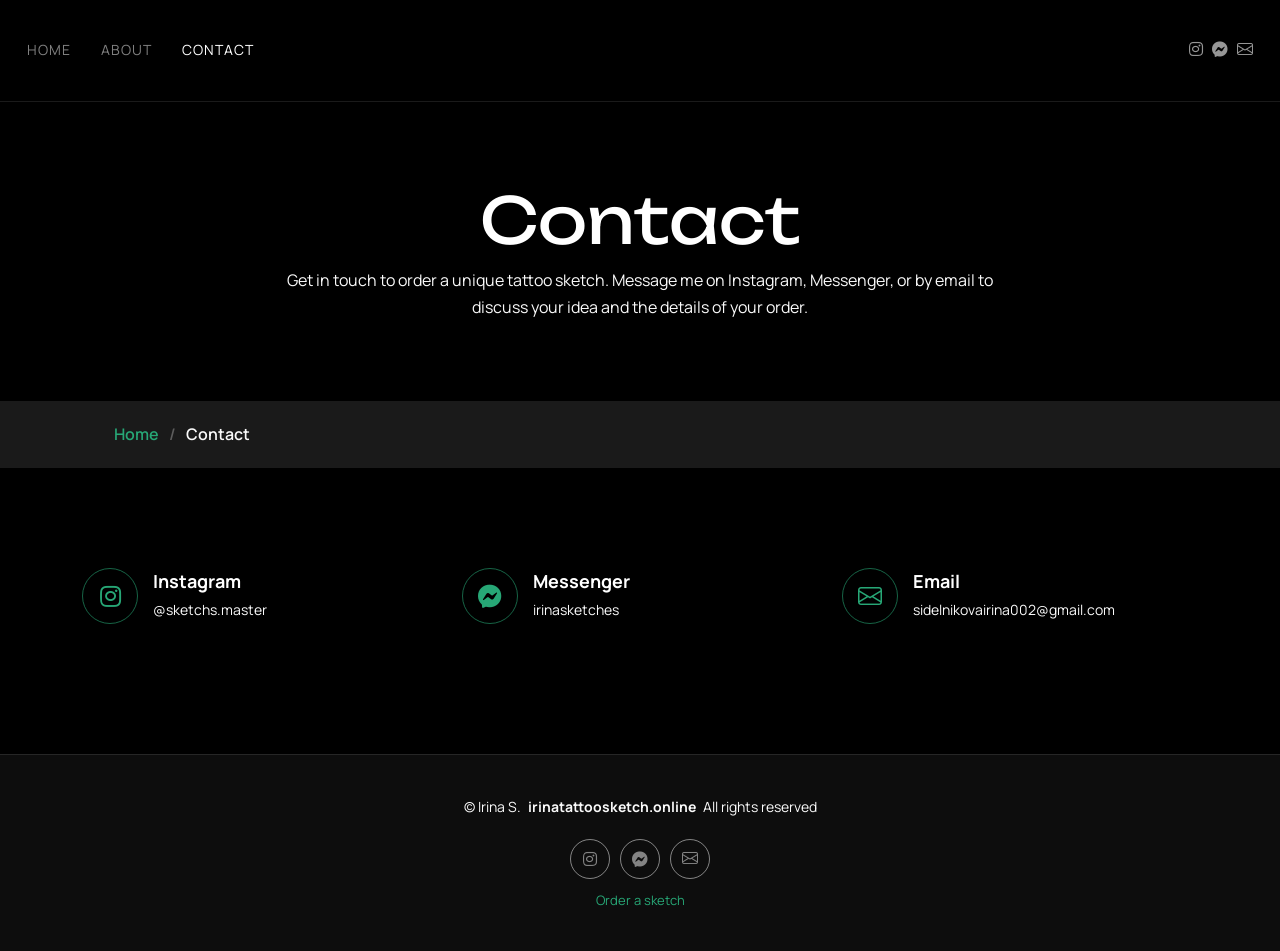
<file: contact.html>
<!DOCTYPE html>
<html lang="en">

<head>
  <meta charset="utf-8">
  <meta content="width=device-width, initial-scale=1.0" name="viewport">
  <title>Contact | Order a Tattoo Sketch | Irina | irinatattoosketch.online</title>
  <meta name="description" content="Get in touch to order a tattoo sketch. Reach me on Instagram, Messenger, or email for a quick consultation about your unique design.">
  <meta name="keywords" content="order tattoo sketch contact, tattoo artist email, instagram tattoo designer, email order tattoo, contact irina sketches">

  <!-- Favicons -->
  <link href="assets/img/favicon.png" rel="icon">
  <link rel="icon" href="/favicon.ico" type="image/x-icon">
  <link href="assets/img/apple-touch-icon.png" rel="apple-touch-icon">

  <!-- Fonts -->
  <link href="https://fonts.googleapis.com" rel="preconnect">
  <link href="https://fonts.gstatic.com" rel="preconnect" crossorigin>
  <link href="https://fonts.googleapis.com/css2?family=Manrope:wght@300;400;500;600;700;800&family=Unbounded:wght@400;500;600;700;800&display=swap" rel="stylesheet" media="print" onload="this.media='all'">
  <noscript><link href="https://fonts.googleapis.com/css2?family=Manrope:wght@300;400;500;600;700;800&family=Unbounded:wght@400;500;600;700;800&display=swap" rel="stylesheet"></noscript>

  <!-- Vendor CSS Files -->
  <link href="assets/vendor/bootstrap/css/bootstrap.min.css" rel="stylesheet">
  <link href="assets/vendor/bootstrap-icons/bootstrap-icons.css" rel="stylesheet">
  <link href="assets/vendor/aos/aos.css" rel="stylesheet">
  <link href="assets/vendor/glightbox/css/glightbox.min.css" rel="stylesheet">
  <link href="assets/vendor/swiper/swiper-bundle.min.css" rel="stylesheet">

  <!-- Main CSS File -->
  <link href="assets/css/main.css?v=2.0" rel="stylesheet">


<link rel="stylesheet" href="https://cdnjs.cloudflare.com/ajax/libs/font-awesome/5.15.2/css/all.min.css"/>

  <!-- =======================================================
  * Template Name: PhotoFolio
  * Template URL: https://bootstrapmade.com/photofolio-bootstrap-photography-website-template/
  * Updated: Aug 07 2024 with Bootstrap v5.3.3
  * Author: BootstrapMade.com
  * License: https://bootstrapmade.com/license/
  ======================================================== -->

<!-- Meta Pixel Code -->
<script>
!function(f,b,e,v,n,t,s)
{if(f.fbq)return;n=f.fbq=function(){n.callMethod?
n.callMethod.apply(n,arguments):n.queue.push(arguments)};
if(!f._fbq)f._fbq=n;n.push=n;n.loaded=!0;n.version='2.0';
n.queue=[];t=b.createElement(e);t.async=!0;
t.src=v;s=b.getElementsByTagName(e)[0];
s.parentNode.insertBefore(t,s)}(window, document,'script',
'https://connect.facebook.net/en_US/fbevents.js');
fbq('init', '2483305172192055');
fbq('track', 'PageView');
</script>
<noscript><img height="1" width="1" style="display:none"
src="https://www.facebook.com/tr?id=2483305172192055&ev=PageView&noscript=1"
/></noscript>
<!-- End Meta Pixel Code -->
</head>


<body class="contact-page">

  <header id="header" class="header d-flex align-items-center sticky-top">
    <div class="container-fluid position-relative d-flex align-items-center justify-content-between">

      

      <nav id="navmenu" class="navmenu">
        <ul>
          <li><a href="index.html">Home<br></a></li>
          <li><a href="about.html">About</a></li>
          <li><a href="contact.html" class="active">Contact</a></li>
        </ul>
        <i class="mobile-nav-toggle d-xl-none bi bi-list"></i>
      </nav>

      <div class="header-social-links">
        <a href="https://ig.me/m/sketchs.master" class="instagram" target="_blank" rel="noopener" aria-label="Instagram"><i class="fab fa-instagram"></i></a>
        <a href="https://m.me/sketch1master" class="messenger" target="_blank" rel="noopener" aria-label="Facebook Messenger"><i class="fab fa-facebook-messenger"></i></a>
        <a href="mailto:sidelnikovairina002@gmail.com" class="email" rel="noopener" aria-label="Email"><i class="bi bi-envelope"></i></a>
      </div>

    </div>
  </header>

  <main class="main">

    <!-- Page Title -->
    <div class="page-title" data-aos="fade">
      <div class="heading">
        <div class="container">
          <div class="row d-flex justify-content-center text-center">
            <div class="col-lg-8">
              <h1>Contact</h1>
              <p class="mb-0">Get in touch to order a unique tattoo sketch. Message me on Instagram, Messenger, or by email to discuss your idea and the details of your order.</p>
            </div>
          </div>
        </div>
      </div>
      <nav class="breadcrumbs">
        <div class="container">
          <ol>
            <li><a href="index.html">Home</a></li>
            <li class="current">Contact</li>
          </ol>
        </div>
      </nav>
    </div><!-- End Page Title -->

    <!-- contact Section -->
    <section id="contact" class="contact section">

      <div class="container" data-aos="fade-up" data-aos-delay="100">

        <div class="info-wrap" data-aos="fade-up" data-aos-delay="200">
          <div class="row gy-5">

            <div class="col-lg-4">
              <div class="info-item d-flex align-items-center">
                <a href="https://ig.me/m/sketchs.master" target="_blank" style="text-decoration: none; color: inherit;" class="d-flex align-items-center">
                  <i style='font-size:24px' class='fab fa-instagram flex-shrink-0'></i>
                  <div>
                    <h3>Instagram</h3>
                    <p>@sketchs.master</p>
                  </div>
                </a>
              </div>
            </div><!-- End Info Item -->

            <div class="col-lg-4">
              <div class="info-item d-flex align-items-center">
                <a href="https://m.me/sketch1master" target="_blank" style="text-decoration: none; color: inherit;" class="d-flex align-items-center">
                  <i style='font-size:24px' class='fab fa-facebook-messenger flex-shrink-0'></i>
                  <div>
                    <h3>Messenger</h3>
                    <p>irinasketches</p>
                  </div>
                </a>
              </div>
            </div><!-- End Info Item -->

            <div class="col-lg-4">
              <div class="info-item d-flex align-items-center">
                <a href="mailto:sidelnikovairina002@gmail.com" style="text-decoration: none; color: inherit;" class="d-flex align-items-center">
                  <i class="bi bi-envelope flex-shrink-0" style='font-size:24px'></i>
                  <div>
                    <h3>Email</h3>
                    <p>sidelnikovairina002@gmail.com</p>
                  </div>
                </a>
              </div>
            </div><!-- End Info Item -->
            
            
          </div>
        </div>

        
      </div>

    </section><!-- /contact Section -->

  </main>

  <footer id="footer" class="footer">

    <div class="container">
      <div class="copyright text-center ">
        <p>© <span>Irina S.</span> <strong class="px-1 sitename"><a href="https://irinatattoosketch.online/" style="color: inherit; text-decoration: none;">irinatattoosketch.online</a></strong> <span> All rights reserved</span></p>
      </div>
      <div class="social-links d-flex justify-content-center">
        <a href="https://ig.me/m/sketchs.master" target="_blank" rel="noopener" aria-label="Instagram"><i class="fab fa-instagram"></i></a>
        <a href="https://m.me/sketch1master" target="_blank" rel="noopener" aria-label="Facebook Messenger"><i class="fab fa-facebook-messenger"></i></a>
        <a href="mailto:sidelnikovairina002@gmail.com" rel="noopener" aria-label="Email"><i class="bi bi-envelope"></i></a>
      </div>
      <div class="credits">
        <!-- All the links in the footer should remain intact. -->
        <!-- You can delete the links only if you've purchased the pro version. -->
        <!-- Licensing information: https://bootstrapmade.com/license/ -->
        <!-- Purchase the pro version with working PHP/AJAX contact form: [buy-url] -->
        <a href="contact.html">Order a sketch</a>
      </div>
    </div>

  </footer>

  <!-- Scroll Top -->
  <a href="#" id="scroll-top" class="scroll-top d-flex align-items-center justify-content-center"><i class="bi bi-arrow-up-short"></i></a>

  <!-- Preloader -->
  <div id="preloader">
    <div class="line"></div>
  </div>

  <!-- Vendor JS Files -->
  <script src="assets/vendor/bootstrap/js/bootstrap.bundle.min.js" defer></script>
  <script src="assets/vendor/php-email-form/validate.js" defer></script>
  <script src="assets/vendor/aos/aos.js" defer></script>
  <script src="assets/vendor/glightbox/js/glightbox.min.js" defer></script>
  <script src="assets/vendor/swiper/swiper-bundle.min.js" defer></script>

  <!-- Main JS File -->
  <script src="assets/js/main.js?v=2.0" defer></script>

</body>

</html>
</file>
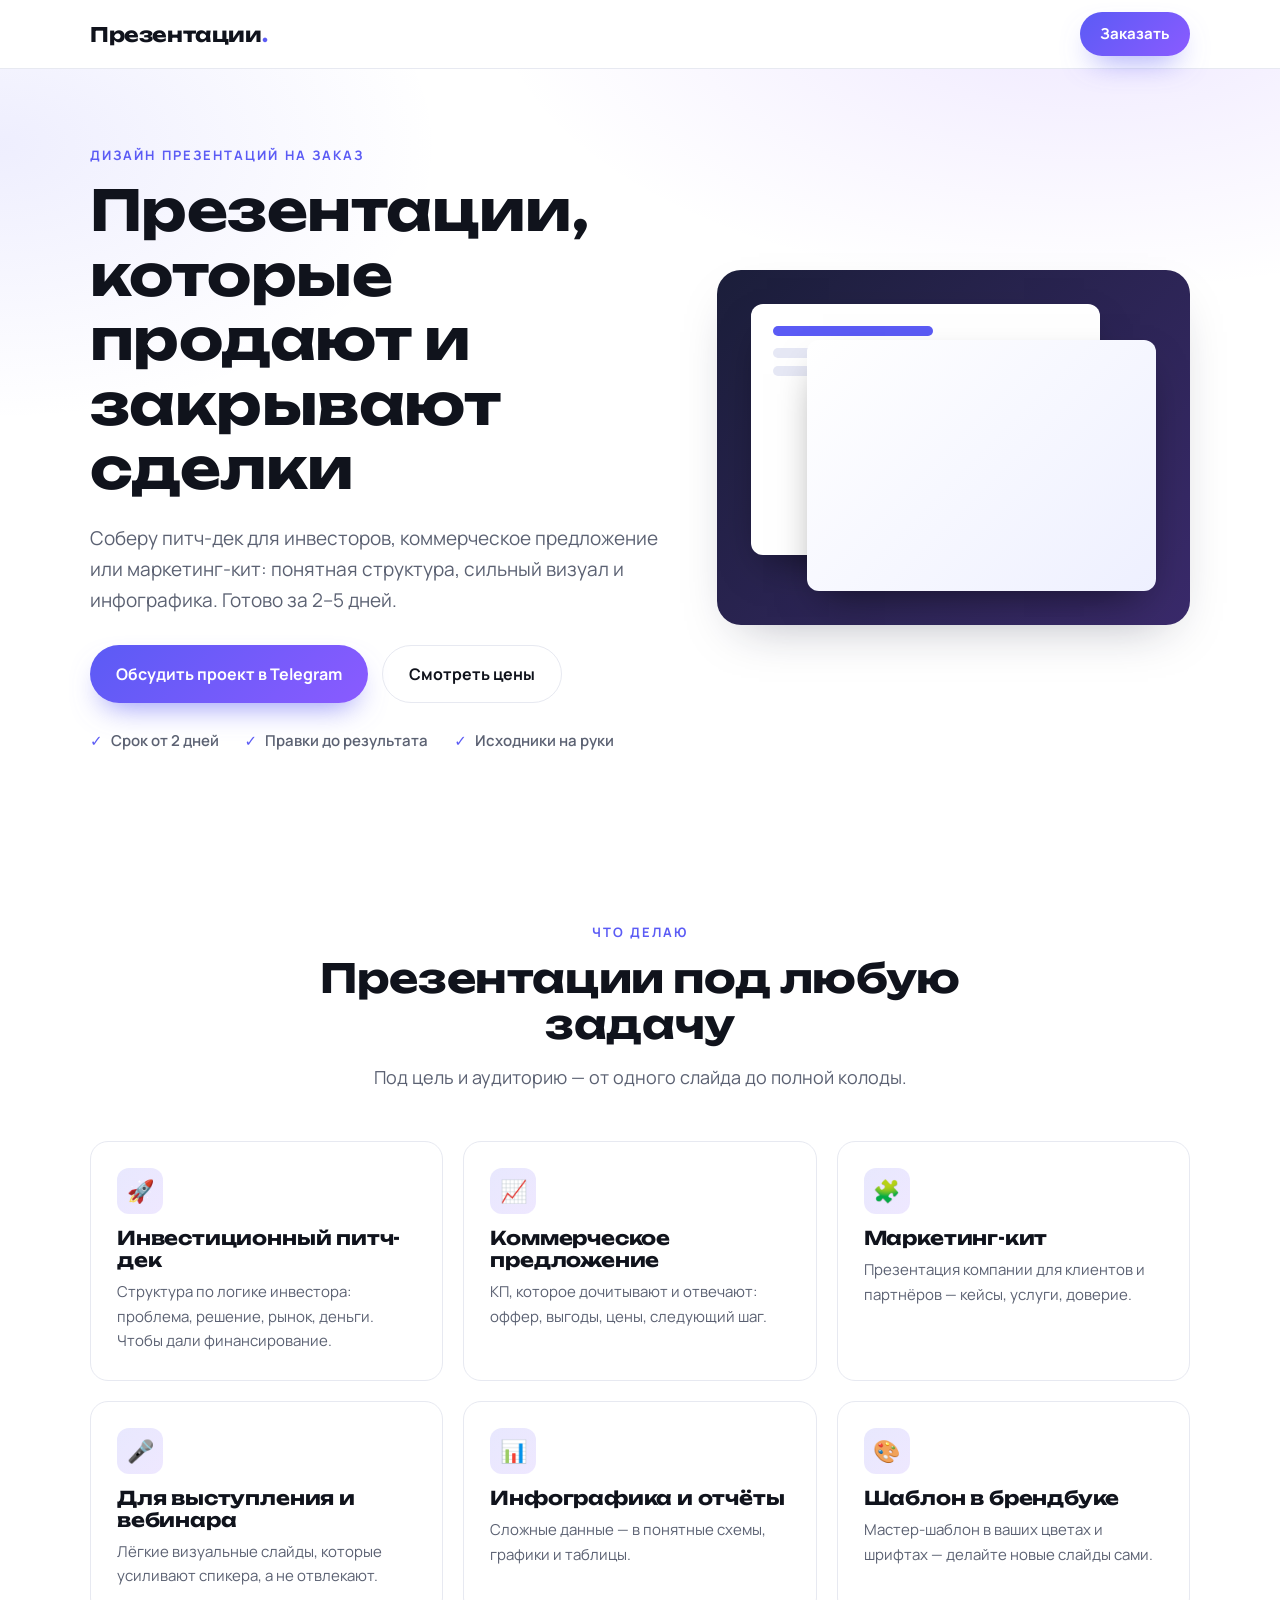
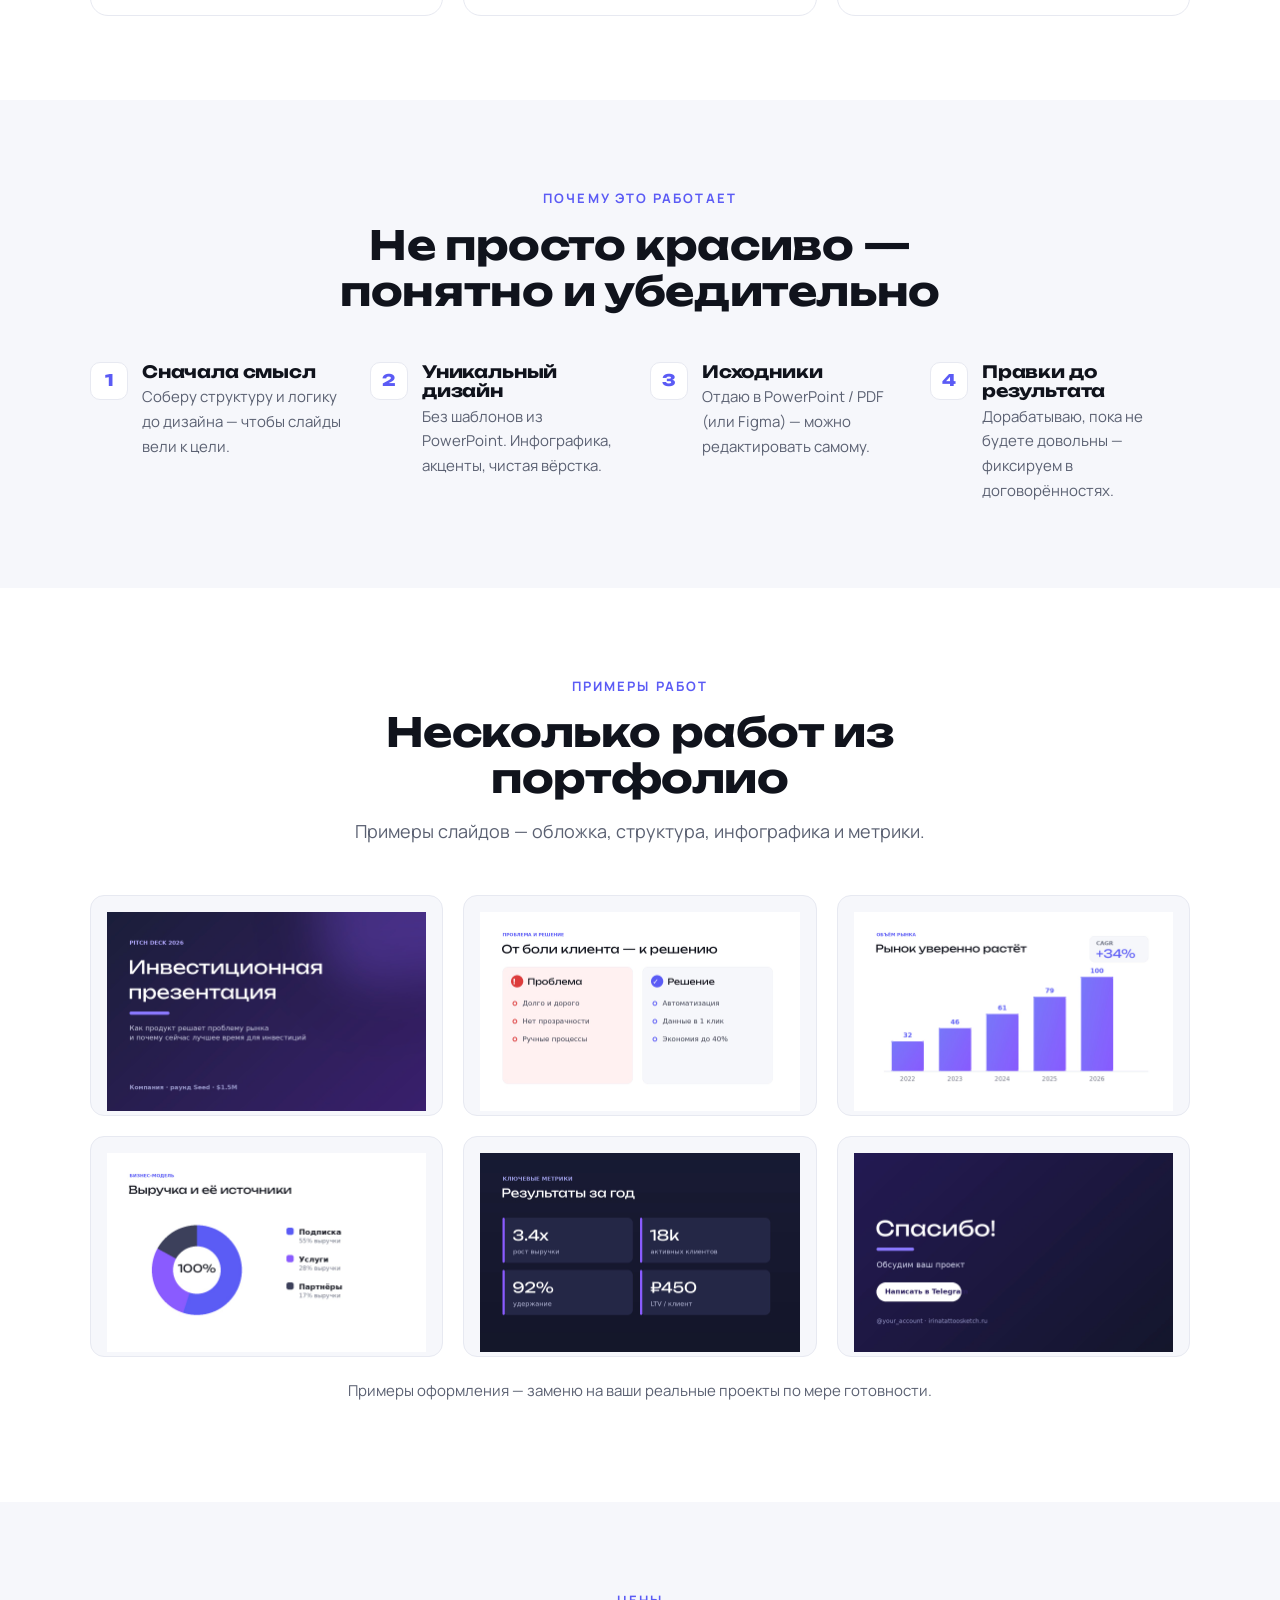
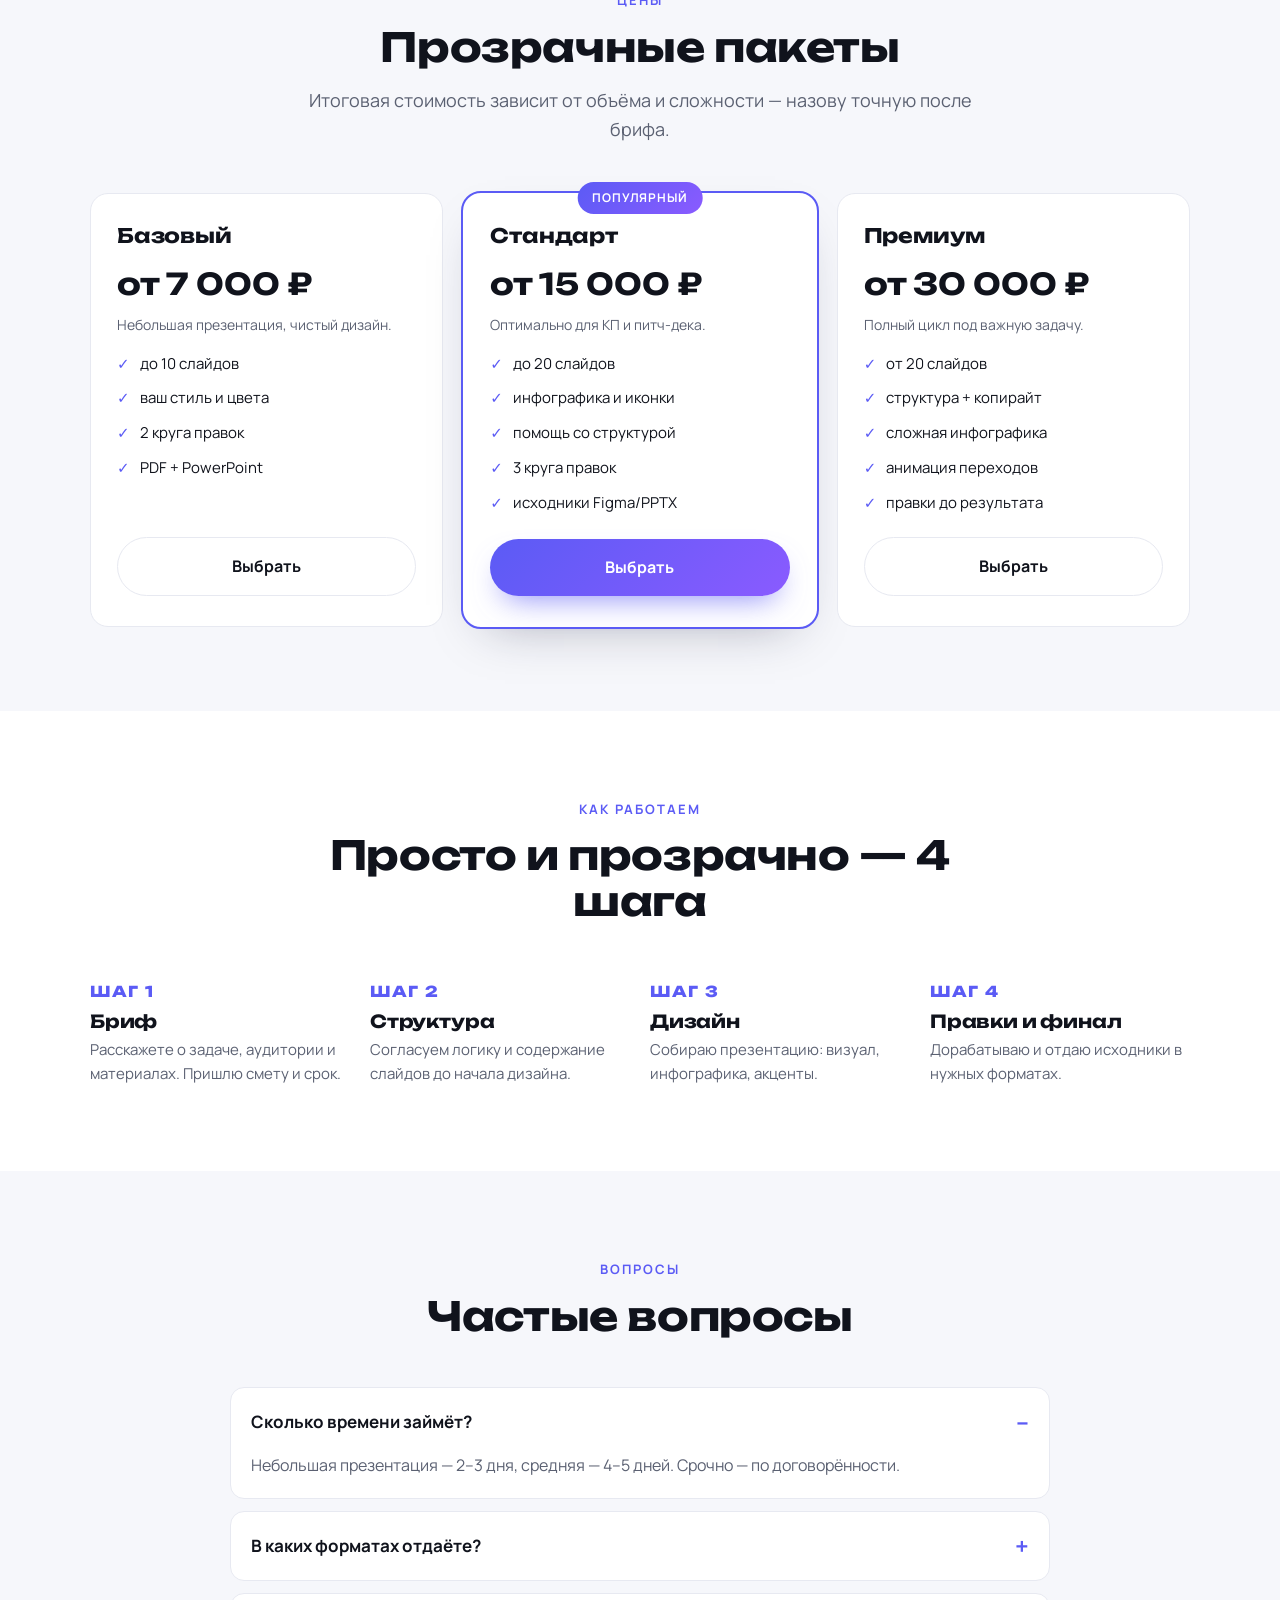
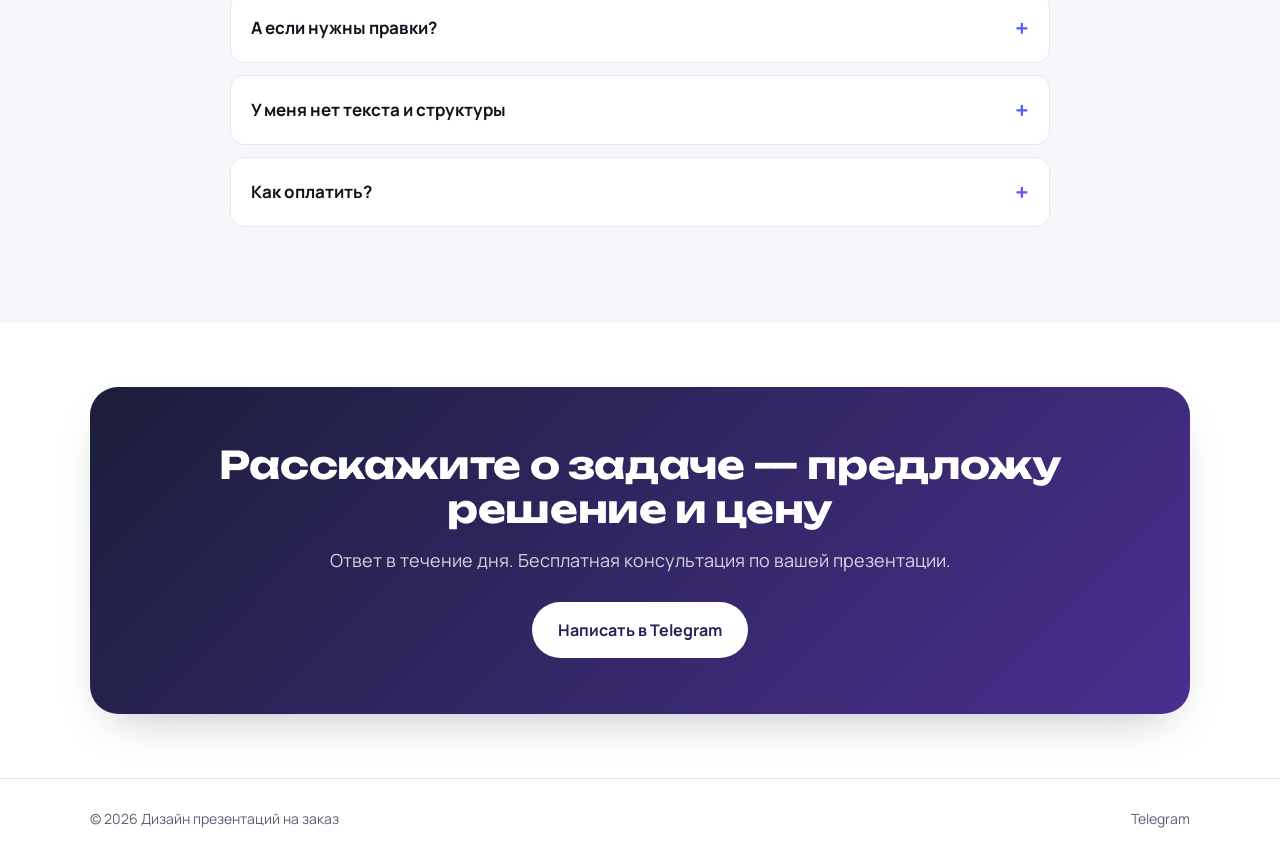
<file: presentations.html>
<!DOCTYPE html>
<html lang="ru">
<head>
  <meta charset="UTF-8">
  <meta name="viewport" content="width=device-width, initial-scale=1.0">
  <title>Дизайн презентаций на заказ — питч-деки, КП, маркетинг-кит</title>
  <meta name="description" content="Разработаю продающую презентацию под вашу задачу: инвестиционный питч-дек, коммерческое предложение, маркетинг-кит. Понятная структура, сильный дизайн, исходники. Срок 2–5 дней.">
  <meta name="keywords" content="дизайн презентаций на заказ, создание презентаций, питч дек, коммерческое предложение дизайн, маркетинг кит, презентация под ключ">

  <meta property="og:type" content="website">
  <meta property="og:title" content="Дизайн презентаций на заказ — питч-деки, КП, маркетинг-кит">
  <meta property="og:description" content="Продающие презентации под вашу задачу за 2–5 дней. Структура, дизайн, инфографика, исходники.">
  <meta property="og:url" content="https://irinatattoosketch.ru/presentations.html">

  <link rel="preconnect" href="https://fonts.googleapis.com">
  <link rel="preconnect" href="https://fonts.gstatic.com" crossorigin>
  <link href="https://fonts.googleapis.com/css2?family=Manrope:wght@300;400;500;600;700;800&family=Unbounded:wght@400;500;600;700;800&display=swap" rel="stylesheet">

  <link href="assets/css/presentations.css" rel="stylesheet">
</head>

<!--
  ЗАГОТОВКА ДЛЯ ЗАКАЗЧИКА:
  1) Ссылка на Telegram сейчас ведёт на @Irinasketchs — замени во всех кнопках на аккаунт услуги презентаций.
  2) Цены и сроки ниже — примерные, подставь свои.
  3) В секции «Примеры работ» замени заглушки на реальные слайды (assets/img/presentations/…).
  4) Страница НЕ связана с меню тату-сайта — веди на неё рекламу из Яндекс.Директа напрямую.
-->

<body class="p-page">

  <!-- Header -->
  <header class="p-header">
    <div class="p-container p-header__inner">
      <a href="#top" class="p-logo">Презентации<span>.</span></a>
      <a href="https://t.me/Irinasketchs?text=%D0%97%D0%B4%D1%80%D0%B0%D0%B2%D1%81%D1%82%D0%B2%D1%83%D0%B9%D1%82%D0%B5%21%20%D0%A5%D0%BE%D1%87%D1%83%20%D0%B7%D0%B0%D0%BA%D0%B0%D0%B7%D0%B0%D1%82%D1%8C%20%D0%BF%D1%80%D0%B5%D0%B7%D0%B5%D0%BD%D1%82%D0%B0%D1%86%D0%B8%D1%8E" target="_blank" rel="noopener" class="p-btn p-btn--primary">Заказать</a>
    </div>
  </header>

  <!-- Hero -->
  <section id="top" class="p-hero">
    <div class="p-container">
      <div class="p-hero__grid">
        <div>
          <span class="p-eyebrow">Дизайн презентаций на заказ</span>
          <h1>Презентации, которые продают и закрывают сделки</h1>
          <p class="p-hero__lead">Соберу питч-дек для инвесторов, коммерческое предложение или маркетинг-кит: понятная структура, сильный визуал и инфографика. Готово за 2–5 дней.</p>
          <div class="p-hero__cta">
            <a href="https://t.me/Irinasketchs?text=%D0%97%D0%B4%D1%80%D0%B0%D0%B2%D1%81%D1%82%D0%B2%D1%83%D0%B9%D1%82%D0%B5%21%20%D0%A5%D0%BE%D1%87%D1%83%20%D0%B7%D0%B0%D0%BA%D0%B0%D0%B7%D0%B0%D1%82%D1%8C%20%D0%BF%D1%80%D0%B5%D0%B7%D0%B5%D0%BD%D1%82%D0%B0%D1%86%D0%B8%D1%8E" target="_blank" rel="noopener" class="p-btn p-btn--primary">Обсудить проект в Telegram</a>
            <a href="#pricing" class="p-btn p-btn--ghost">Смотреть цены</a>
          </div>
          <ul class="p-hero__trust">
            <li>Срок от 2 дней</li>
            <li>Правки до результата</li>
            <li>Исходники на руки</li>
          </ul>
        </div>

        <div class="p-hero__art" aria-hidden="true">
          <div class="p-hero__slide p-hero__slide--1">
            <span class="p-hero__bar p-hero__bar--a"></span>
            <span class="p-hero__bar p-hero__bar--b"></span>
            <span class="p-hero__bar p-hero__bar--c"></span>
          </div>
          <div class="p-hero__slide p-hero__slide--2"></div>
        </div>
      </div>
    </div>
  </section>

  <!-- Services -->
  <section class="p-section" id="services">
    <div class="p-container">
      <div class="p-section__head">
        <span class="p-eyebrow">Что делаю</span>
        <h2>Презентации под любую задачу</h2>
        <p>Под цель и аудиторию — от одного слайда до полной колоды.</p>
      </div>
      <div class="p-grid p-grid--3">
        <div class="p-card">
          <div class="p-card__icon">🚀</div>
          <h3>Инвестиционный питч-дек</h3>
          <p>Структура по логике инвестора: проблема, решение, рынок, деньги. Чтобы дали финансирование.</p>
        </div>
        <div class="p-card">
          <div class="p-card__icon">📈</div>
          <h3>Коммерческое предложение</h3>
          <p>КП, которое дочитывают и отвечают: оффер, выгоды, цены, следующий шаг.</p>
        </div>
        <div class="p-card">
          <div class="p-card__icon">🧩</div>
          <h3>Маркетинг-кит</h3>
          <p>Презентация компании для клиентов и партнёров — кейсы, услуги, доверие.</p>
        </div>
        <div class="p-card">
          <div class="p-card__icon">🎤</div>
          <h3>Для выступления и вебинара</h3>
          <p>Лёгкие визуальные слайды, которые усиливают спикера, а не отвлекают.</p>
        </div>
        <div class="p-card">
          <div class="p-card__icon">📊</div>
          <h3>Инфографика и отчёты</h3>
          <p>Сложные данные — в понятные схемы, графики и таблицы.</p>
        </div>
        <div class="p-card">
          <div class="p-card__icon">🎨</div>
          <h3>Шаблон в брендбуке</h3>
          <p>Мастер-шаблон в ваших цветах и шрифтах — делайте новые слайды сами.</p>
        </div>
      </div>
    </div>
  </section>

  <!-- Benefits -->
  <section class="p-section p-benefits">
    <div class="p-container">
      <div class="p-section__head">
        <span class="p-eyebrow">Почему это работает</span>
        <h2>Не просто красиво — понятно и убедительно</h2>
      </div>
      <div class="p-grid p-grid--4">
        <div class="p-benefit">
          <div class="p-benefit__num">1</div>
          <div>
            <h3>Сначала смысл</h3>
            <p>Соберу структуру и логику до дизайна — чтобы слайды вели к цели.</p>
          </div>
        </div>
        <div class="p-benefit">
          <div class="p-benefit__num">2</div>
          <div>
            <h3>Уникальный дизайн</h3>
            <p>Без шаблонов из PowerPoint. Инфографика, акценты, чистая вёрстка.</p>
          </div>
        </div>
        <div class="p-benefit">
          <div class="p-benefit__num">3</div>
          <div>
            <h3>Исходники</h3>
            <p>Отдаю в PowerPoint / PDF (или Figma) — можно редактировать самому.</p>
          </div>
        </div>
        <div class="p-benefit">
          <div class="p-benefit__num">4</div>
          <div>
            <h3>Правки до результата</h3>
            <p>Дорабатываю, пока не будете довольны — фиксируем в договорённостях.</p>
          </div>
        </div>
      </div>
    </div>
  </section>

  <!-- Examples -->
  <section class="p-section" id="examples">
    <div class="p-container">
      <div class="p-section__head">
        <span class="p-eyebrow">Примеры работ</span>
        <h2>Несколько работ из портфолио</h2>
        <p>Примеры слайдов — обложка, структура, инфографика и метрики.</p>
      </div>
      <div class="p-grid p-grid--3">
        <div class="p-example"><img src="assets/img/presentations/slide-1.jpg" alt="Слайд — обложка инвестиционной презентации" loading="lazy"></div>
        <div class="p-example"><img src="assets/img/presentations/slide-2.jpg" alt="Слайд — проблема и решение" loading="lazy"></div>
        <div class="p-example"><img src="assets/img/presentations/slide-3.jpg" alt="Слайд — объём рынка, график роста" loading="lazy"></div>
        <div class="p-example"><img src="assets/img/presentations/slide-4.jpg" alt="Слайд — бизнес-модель и источники выручки" loading="lazy"></div>
        <div class="p-example"><img src="assets/img/presentations/slide-5.jpg" alt="Слайд — ключевые метрики" loading="lazy"></div>
        <div class="p-example"><img src="assets/img/presentations/slide-6.jpg" alt="Слайд — контакты и призыв к действию" loading="lazy"></div>
      </div>
      <p class="p-note">Примеры оформления — заменю на ваши реальные проекты по мере готовности.</p>
    </div>
  </section>

  <!-- Pricing -->
  <section class="p-section p-benefits" id="pricing">
    <div class="p-container">
      <div class="p-section__head">
        <span class="p-eyebrow">Цены</span>
        <h2>Прозрачные пакеты</h2>
        <p>Итоговая стоимость зависит от объёма и сложности — назову точную после брифа.</p>
      </div>
      <div class="p-grid p-grid--3">
        <div class="p-price">
          <h3>Базовый</h3>
          <div class="p-price__amount">от 7 000 ₽</div>
          <p class="p-price__desc">Небольшая презентация, чистый дизайн.</p>
          <ul>
            <li>до 10 слайдов</li>
            <li>ваш стиль и цвета</li>
            <li>2 круга правок</li>
            <li>PDF + PowerPoint</li>
          </ul>
          <a href="https://t.me/Irinasketchs?text=%D0%A5%D0%BE%D1%87%D1%83%20%D0%B1%D0%B0%D0%B7%D0%BE%D0%B2%D1%8B%D0%B9%20%D0%BF%D0%B0%D0%BA%D0%B5%D1%82%20%D0%BF%D1%80%D0%B5%D0%B7%D0%B5%D0%BD%D1%82%D0%B0%D1%86%D0%B8%D0%B8" target="_blank" rel="noopener" class="p-btn p-btn--ghost">Выбрать</a>
        </div>

        <div class="p-price p-price--featured">
          <span class="p-price__badge">Популярный</span>
          <h3>Стандарт</h3>
          <div class="p-price__amount">от 15 000 ₽</div>
          <p class="p-price__desc">Оптимально для КП и питч-дека.</p>
          <ul>
            <li>до 20 слайдов</li>
            <li>инфографика и иконки</li>
            <li>помощь со структурой</li>
            <li>3 круга правок</li>
            <li>исходники Figma/PPTX</li>
          </ul>
          <a href="https://t.me/Irinasketchs?text=%D0%A5%D0%BE%D1%87%D1%83%20%D0%BF%D0%B0%D0%BA%D0%B5%D1%82%20%D0%A1%D1%82%D0%B0%D0%BD%D0%B4%D0%B0%D1%80%D1%82%20%D0%BF%D1%80%D0%B5%D0%B7%D0%B5%D0%BD%D1%82%D0%B0%D1%86%D0%B8%D0%B8" target="_blank" rel="noopener" class="p-btn p-btn--primary">Выбрать</a>
        </div>

        <div class="p-price">
          <h3>Премиум</h3>
          <div class="p-price__amount">от 30 000 ₽</div>
          <p class="p-price__desc">Полный цикл под важную задачу.</p>
          <ul>
            <li>от 20 слайдов</li>
            <li>структура + копирайт</li>
            <li>сложная инфографика</li>
            <li>анимация переходов</li>
            <li>правки до результата</li>
          </ul>
          <a href="https://t.me/Irinasketchs?text=%D0%A5%D0%BE%D1%87%D1%83%20%D0%BF%D0%B0%D0%BA%D0%B5%D1%82%20%D0%9F%D1%80%D0%B5%D0%BC%D0%B8%D1%83%D0%BC%20%D0%BF%D1%80%D0%B5%D0%B7%D0%B5%D0%BD%D1%82%D0%B0%D1%86%D0%B8%D0%B8" target="_blank" rel="noopener" class="p-btn p-btn--ghost">Выбрать</a>
        </div>
      </div>
    </div>
  </section>

  <!-- Process -->
  <section class="p-section" id="process">
    <div class="p-container">
      <div class="p-section__head">
        <span class="p-eyebrow">Как работаем</span>
        <h2>Просто и прозрачно — 4 шага</h2>
      </div>
      <div class="p-grid p-grid--4 p-steps">
        <div class="p-step">
          <div class="p-step__n">ШАГ 1</div>
          <h3>Бриф</h3>
          <p>Расскажете о задаче, аудитории и материалах. Пришлю смету и срок.</p>
        </div>
        <div class="p-step">
          <div class="p-step__n">ШАГ 2</div>
          <h3>Структура</h3>
          <p>Согласуем логику и содержание слайдов до начала дизайна.</p>
        </div>
        <div class="p-step">
          <div class="p-step__n">ШАГ 3</div>
          <h3>Дизайн</h3>
          <p>Собираю презентацию: визуал, инфографика, акценты.</p>
        </div>
        <div class="p-step">
          <div class="p-step__n">ШАГ 4</div>
          <h3>Правки и финал</h3>
          <p>Дорабатываю и отдаю исходники в нужных форматах.</p>
        </div>
      </div>
    </div>
  </section>

  <!-- FAQ -->
  <section class="p-section p-benefits">
    <div class="p-container">
      <div class="p-section__head">
        <span class="p-eyebrow">Вопросы</span>
        <h2>Частые вопросы</h2>
      </div>
      <div class="p-faq">
        <details open>
          <summary>Сколько времени займёт?</summary>
          <p>Небольшая презентация — 2–3 дня, средняя — 4–5 дней. Срочно — по договорённости.</p>
        </details>
        <details>
          <summary>В каких форматах отдаёте?</summary>
          <p>PDF и PowerPoint (.pptx) по умолчанию, по запросу — исходник в Figma или Google Slides.</p>
        </details>
        <details>
          <summary>А если нужны правки?</summary>
          <p>Круги правок входят в пакет. Дорабатываю, пока результат вас не устроит.</p>
        </details>
        <details>
          <summary>У меня нет текста и структуры</summary>
          <p>Помогу собрать структуру и упаковать смысл — это часть работы в пакетах «Стандарт» и «Премиум».</p>
        </details>
        <details>
          <summary>Как оплатить?</summary>
          <p>Обычно предоплата 50% и остаток после финала. Детали обсудим в Telegram.</p>
        </details>
      </div>
    </div>
  </section>

  <!-- Final CTA -->
  <section class="p-section p-section--tight">
    <div class="p-container">
      <div class="p-cta">
        <h2>Расскажите о задаче — предложу решение и цену</h2>
        <p>Ответ в течение дня. Бесплатная консультация по вашей презентации.</p>
        <a href="https://t.me/Irinasketchs?text=%D0%97%D0%B4%D1%80%D0%B0%D0%B2%D1%81%D1%82%D0%B2%D1%83%D0%B9%D1%82%D0%B5%21%20%D0%A5%D0%BE%D1%87%D1%83%20%D0%B7%D0%B0%D0%BA%D0%B0%D0%B7%D0%B0%D1%82%D1%8C%20%D0%BF%D1%80%D0%B5%D0%B7%D0%B5%D0%BD%D1%82%D0%B0%D1%86%D0%B8%D1%8E" target="_blank" rel="noopener" class="p-btn p-btn--primary">Написать в Telegram</a>
      </div>
    </div>
  </section>

  <!-- Footer -->
  <footer class="p-footer">
    <div class="p-container p-footer__inner">
      <div>© <span id="p-year">2026</span> Дизайн презентаций на заказ</div>
      <a href="https://t.me/Irinasketchs" target="_blank" rel="noopener">Telegram</a>
    </div>
  </footer>

  <script>
    document.getElementById('p-year').textContent = new Date().getFullYear();
  </script>
</body>
</html>
</file>
<file: assets/css/presentations.css>
/* Presentations landing — standalone light theme (independent of the tattoo site) */
:root {
  --p-bg: #ffffff;
  --p-surface: #f6f7fb;
  --p-ink: #10131c;
  --p-muted: #5b6172;
  --p-line: #e7e9f1;
  --p-accent: #5b5bf5;
  --p-accent-2: #8a5bff;
  --p-accent-ink: #ffffff;
  --p-radius: 18px;
  --p-shadow: 0 20px 50px -24px rgba(24, 27, 54, 0.35);
  --p-font: "Manrope", system-ui, -apple-system, "Segoe UI", Roboto, Arial, sans-serif;
  --p-head: "Unbounded", var(--p-font);
}

* { box-sizing: border-box; }

html { scroll-behavior: smooth; }

body.p-page {
  margin: 0;
  font-family: var(--p-font);
  color: var(--p-ink);
  background: var(--p-bg);
  line-height: 1.65;
  -webkit-font-smoothing: antialiased;
}

.p-container {
  width: 100%;
  max-width: 1140px;
  margin: 0 auto;
  padding: 0 20px;
}

a { color: inherit; }

h1, h2, h3 {
  font-family: var(--p-head);
  line-height: 1.15;
  margin: 0 0 0.4em;
  letter-spacing: -0.01em;
}

.p-btn {
  display: inline-flex;
  align-items: center;
  justify-content: center;
  gap: 8px;
  padding: 15px 26px;
  border-radius: 999px;
  font-weight: 700;
  font-size: 16px;
  text-decoration: none;
  border: 0;
  cursor: pointer;
  transition: transform 0.15s ease, box-shadow 0.2s ease, background 0.2s ease;
}
.p-btn--primary {
  background: linear-gradient(135deg, var(--p-accent), var(--p-accent-2));
  color: var(--p-accent-ink);
  box-shadow: 0 14px 30px -12px rgba(91, 91, 245, 0.7);
}
.p-btn--primary:hover { transform: translateY(-2px); box-shadow: 0 18px 38px -12px rgba(91, 91, 245, 0.8); }
.p-btn--ghost {
  background: transparent;
  color: var(--p-ink);
  border: 1.5px solid var(--p-line);
}
.p-btn--ghost:hover { border-color: var(--p-accent); color: var(--p-accent); }

/* Header */
.p-header {
  position: sticky;
  top: 0;
  z-index: 50;
  background: rgba(255, 255, 255, 0.85);
  backdrop-filter: saturate(180%) blur(12px);
  border-bottom: 1px solid var(--p-line);
}
.p-header__inner {
  display: flex;
  align-items: center;
  justify-content: space-between;
  height: 68px;
}
.p-logo {
  font-family: var(--p-head);
  font-weight: 700;
  font-size: 20px;
  text-decoration: none;
  letter-spacing: -0.02em;
}
.p-logo span { color: var(--p-accent); }
.p-header .p-btn { padding: 10px 20px; font-size: 15px; }

/* Sections */
.p-section { padding: 84px 0; }
.p-section--tight { padding: 64px 0; }
.p-eyebrow {
  display: inline-block;
  font-weight: 700;
  font-size: 13px;
  letter-spacing: 0.16em;
  text-transform: uppercase;
  color: var(--p-accent);
  margin-bottom: 12px;
}
.p-section__head { max-width: 720px; margin: 0 auto 48px; text-align: center; }
.p-section__head h2 { font-size: clamp(28px, 4vw, 40px); }
.p-section__head p { color: var(--p-muted); font-size: 18px; margin: 0; }

/* Hero */
.p-hero {
  padding: 72px 0 80px;
  background:
    radial-gradient(1000px 500px at 85% -10%, rgba(138, 91, 255, 0.14), transparent 60%),
    radial-gradient(800px 500px at 0% 10%, rgba(91, 91, 245, 0.10), transparent 55%);
}
.p-hero__grid {
  display: grid;
  grid-template-columns: 1.1fr 0.9fr;
  gap: 48px;
  align-items: center;
}
.p-hero h1 { font-size: clamp(32px, 5.2vw, 56px); }
.p-hero__lead { font-size: 19px; color: var(--p-muted); margin: 0 0 28px; }
.p-hero__cta { display: flex; flex-wrap: wrap; gap: 14px; margin-bottom: 26px; }
.p-hero__trust { display: flex; flex-wrap: wrap; gap: 18px 26px; padding: 0; margin: 0; list-style: none; }
.p-hero__trust li { display: flex; align-items: center; gap: 8px; color: var(--p-muted); font-weight: 600; font-size: 15px; }
.p-hero__trust li::before { content: "✓"; color: var(--p-accent); font-weight: 800; }

.p-hero__art {
  position: relative;
  border-radius: 24px;
  background: linear-gradient(135deg, #1b1e3a, #3a2a6b);
  box-shadow: var(--p-shadow);
  padding: 26px;
  aspect-ratio: 4 / 3;
  overflow: hidden;
}
.p-hero__slide {
  position: absolute;
  border-radius: 12px;
  background: #fff;
  box-shadow: 0 18px 40px -16px rgba(0, 0, 0, 0.55);
}
.p-hero__slide--1 { inset: 34px 90px 70px 34px; }
.p-hero__slide--2 { inset: 70px 34px 34px 90px; background: linear-gradient(135deg, #ffffff, #eef0ff); }
.p-hero__bar { position: absolute; height: 10px; border-radius: 6px; background: #e6e8f5; }
.p-hero__bar--a { top: 22px; left: 22px; width: 46%; background: var(--p-accent); }
.p-hero__bar--b { top: 44px; left: 22px; width: 66%; }
.p-hero__bar--c { top: 62px; left: 22px; width: 54%; }

/* Cards grid */
.p-grid { display: grid; gap: 20px; }
.p-grid--3 { grid-template-columns: repeat(3, 1fr); }
.p-grid--4 { grid-template-columns: repeat(4, 1fr); }
.p-grid--2 { grid-template-columns: repeat(2, 1fr); }

.p-card {
  background: var(--p-bg);
  border: 1px solid var(--p-line);
  border-radius: var(--p-radius);
  padding: 26px;
  transition: transform 0.2s ease, box-shadow 0.2s ease, border-color 0.2s ease;
}
.p-card:hover { transform: translateY(-4px); box-shadow: var(--p-shadow); border-color: transparent; }
.p-card__icon {
  width: 46px; height: 46px; border-radius: 12px;
  display: grid; place-items: center; font-size: 22px; margin-bottom: 14px;
  background: linear-gradient(135deg, rgba(91,91,245,0.14), rgba(138,91,255,0.14));
}
.p-card h3 { font-size: 19px; margin-bottom: 8px; }
.p-card p { margin: 0; color: var(--p-muted); font-size: 15px; }

/* Benefits (on surface) */
.p-benefits { background: var(--p-surface); }
.p-benefit { display: flex; gap: 14px; align-items: flex-start; }
.p-benefit__num {
  flex: 0 0 auto; width: 38px; height: 38px; border-radius: 10px;
  display: grid; place-items: center; font-weight: 800; font-family: var(--p-head);
  color: var(--p-accent); background: #fff; border: 1px solid var(--p-line);
}
.p-benefit h3 { font-size: 17px; margin-bottom: 4px; }
.p-benefit p { margin: 0; color: var(--p-muted); font-size: 15px; }

/* Examples */
.p-example {
  border-radius: 14px;
  overflow: hidden;
  border: 1px solid var(--p-line);
  background: var(--p-surface);
  aspect-ratio: 16 / 10;
  display: grid;
  place-items: center;
  color: var(--p-muted);
  font-weight: 600;
  text-align: center;
  padding: 16px;
}
.p-example img { width: 100%; height: 100%; object-fit: cover; display: block; }
.p-note { text-align: center; color: var(--p-muted); margin-top: 22px; font-size: 15px; }

/* Pricing */
.p-price {
  position: relative;
  background: var(--p-bg);
  border: 1px solid var(--p-line);
  border-radius: var(--p-radius);
  padding: 30px 26px;
  display: flex;
  flex-direction: column;
}
.p-price--featured {
  border-color: transparent;
  box-shadow: var(--p-shadow);
  outline: 2px solid var(--p-accent);
}
.p-price__badge {
  position: absolute; top: -12px; left: 50%; transform: translateX(-50%);
  background: linear-gradient(135deg, var(--p-accent), var(--p-accent-2));
  color: #fff; font-size: 12px; font-weight: 700; letter-spacing: 0.08em;
  text-transform: uppercase; padding: 6px 14px; border-radius: 999px;
}
.p-price h3 { font-size: 20px; margin-bottom: 6px; }
.p-price__amount { font-family: var(--p-head); font-weight: 700; font-size: 30px; margin: 6px 0 4px; }
.p-price__amount small { font-size: 15px; color: var(--p-muted); font-weight: 500; }
.p-price__desc { color: var(--p-muted); font-size: 14px; margin: 0 0 16px; }
.p-price ul { list-style: none; padding: 0; margin: 0 0 22px; display: grid; gap: 10px; }
.p-price li { display: flex; gap: 10px; font-size: 15px; }
.p-price li::before { content: "✓"; color: var(--p-accent); font-weight: 800; }
.p-price .p-btn { margin-top: auto; width: 100%; }

/* Process */
.p-steps { counter-reset: step; }
.p-step { position: relative; padding-top: 8px; }
.p-step__n {
  font-family: var(--p-head); font-weight: 800; font-size: 15px;
  color: var(--p-accent); letter-spacing: 0.1em;
}
.p-step h3 { font-size: 18px; margin: 6px 0; }
.p-step p { margin: 0; color: var(--p-muted); font-size: 15px; }

/* FAQ */
.p-faq { max-width: 820px; margin: 0 auto; }
.p-faq details {
  border: 1px solid var(--p-line);
  border-radius: 14px;
  padding: 4px 20px;
  margin-bottom: 12px;
  background: var(--p-bg);
}
.p-faq summary {
  cursor: pointer;
  list-style: none;
  padding: 16px 0;
  font-weight: 700;
  font-size: 17px;
  display: flex;
  justify-content: space-between;
  align-items: center;
  gap: 16px;
}
.p-faq summary::-webkit-details-marker { display: none; }
.p-faq summary::after { content: "+"; color: var(--p-accent); font-size: 24px; font-weight: 700; line-height: 1; }
.p-faq details[open] summary::after { content: "–"; }
.p-faq p { margin: 0 0 16px; color: var(--p-muted); }

/* Final CTA */
.p-cta {
  border-radius: 28px;
  background: linear-gradient(135deg, #1b1e3a, #4a2f8f);
  color: #fff;
  padding: 56px 40px;
  text-align: center;
  box-shadow: var(--p-shadow);
}
.p-cta h2 { color: #fff; font-size: clamp(26px, 4vw, 38px); }
.p-cta p { color: rgba(255, 255, 255, 0.8); font-size: 18px; margin: 0 0 26px; }
.p-cta .p-btn--primary { background: #fff; color: #2a1e5c; box-shadow: none; }
.p-cta .p-btn--primary:hover { transform: translateY(-2px); }

/* Footer */
.p-footer {
  border-top: 1px solid var(--p-line);
  padding: 28px 0;
  color: var(--p-muted);
  font-size: 14px;
}
.p-footer__inner { display: flex; flex-wrap: wrap; gap: 10px 24px; align-items: center; justify-content: space-between; }
.p-footer a { text-decoration: none; }
.p-footer a:hover { color: var(--p-accent); }

/* Responsive */
@media (max-width: 900px) {
  .p-hero__grid { grid-template-columns: 1fr; }
  .p-hero__art { order: -1; }
  .p-grid--4 { grid-template-columns: repeat(2, 1fr); }
  .p-grid--3 { grid-template-columns: repeat(2, 1fr); }
}
@media (max-width: 560px) {
  .p-section { padding: 60px 0; }
  .p-grid--3 { grid-template-columns: 1fr; }
  .p-header .p-logo { font-size: 18px; }
  .p-cta { padding: 40px 22px; }
}
</file>
<file: assets/css/main.css>
/**
* Template Name: PhotoFolio
* Template URL: https://bootstrapmade.com/photofolio-bootstrap-photography-website-template/
* Updated: Aug 07 2024 with Bootstrap v5.3.3
* Author: BootstrapMade.com
* License: https://bootstrapmade.com/license/
*/

/*--------------------------------------------------------------
# Font & Color Variables
# Help: https://bootstrapmade.com/color-system/
--------------------------------------------------------------*/
/* Fonts */
:root {
  --default-font: "Manrope",  system-ui, -apple-system, "Segoe UI", Roboto, "Helvetica Neue", Arial, "Noto Sans", "Liberation Sans", sans-serif, "Apple Color Emoji", "Segoe UI Emoji", "Segoe UI Symbol", "Noto Color Emoji";
  --heading-font: "Unbounded",  sans-serif;
  --nav-font: "Manrope",  sans-serif;
}

/* Global Colors - The following color variables are used throughout the website. Updating them here will change the color scheme of the entire website */
:root { 
  --background-color: #000000; /* Background color for the entire website, including individual sections */
  --default-color: #fafafa; /* Default color used for the majority of the text content across the entire website */
  --heading-color: #ffffff; /* Color for headings, subheadings and title throughout the website */
  --accent-color: #27a776; /* Accent color that represents your brand on the website. It's used for buttons, links, and other elements that need to stand out */
  --surface-color: #1a1a1a; /* The surface color is used as a background of boxed elements within sections, such as cards, icon boxes, or other elements that require a visual separation from the global background. */
  --contrast-color: #ffffff; /* Contrast color for text, ensuring readability against backgrounds of accent, heading, or default colors. */
}

/* Nav Menu Colors - The following color variables are used specifically for the navigation menu. They are separate from the global colors to allow for more customization options */
:root {
  --nav-color: rgba(255, 255, 255, 0.5);  /* The default color of the main navmenu links */
  --nav-hover-color: #ffffff; /* Applied to main navmenu links when they are hovered over or active */
  --nav-mobile-background-color: #1a1a1a; /* Used as the background color for mobile navigation menu */
  --nav-dropdown-background-color: #1a1a1a; /* Used as the background color for dropdown items that appear when hovering over primary navigation items */
  --nav-dropdown-color: rgba(255, 255, 255, 0.5); /* Used for navigation links of the dropdown items in the navigation menu. */
  --nav-dropdown-hover-color: #ffffff; /* Similar to --nav-hover-color, this color is applied to dropdown navigation links when they are hovered over. */
}

/* Color Presets - These classes override global colors when applied to any section or element, providing reuse of the sam color scheme. */

.light-background {
  --background-color: #1a1a1a;
  --surface-color: #343434;
}

.dark-background {
  --background-color: #060606;
  --default-color: #ffffff;
  --heading-color: #ffffff;
  --surface-color: #252525;
  --contrast-color: #ffffff;
}

/* Smooth scroll */
:root {
  scroll-behavior: smooth;
}

/*--------------------------------------------------------------
# General Styling & Shared Classes
--------------------------------------------------------------*/
body {
  color: var(--default-color);
  background-color: var(--background-color);
  font-family: var(--default-font);
}

a {
  color: var(--accent-color);
  text-decoration: none;
  transition: 0.3s;
}

a:hover {
  color: color-mix(in srgb, var(--accent-color), transparent 25%);
  text-decoration: none;
}

h1,
h2,
h3,
h4,
h5,
h6 {
  color: var(--heading-color);
  font-family: var(--heading-font);
}

/* PHP Email Form Messages
------------------------------*/
.php-email-form .error-message {
  display: none;
  background: #df1529;
  color: #ffffff;
  text-align: left;
  padding: 15px;
  margin-bottom: 24px;
  font-weight: 600;
}

.php-email-form .sent-message {
  display: none;
  color: #ffffff;
  background: #059652;
  text-align: center;
  padding: 15px;
  margin-bottom: 24px;
  font-weight: 600;
}

.php-email-form .loading {
  display: none;
  background: var(--surface-color);
  text-align: center;
  padding: 15px;
  margin-bottom: 24px;
}

.php-email-form .loading:before {
  content: "";
  display: inline-block;
  border-radius: 50%;
  width: 24px;
  height: 24px;
  margin: 0 10px -6px 0;
  border: 3px solid var(--accent-color);
  border-top-color: var(--surface-color);
  animation: php-email-form-loading 1s linear infinite;
}

@keyframes php-email-form-loading {
  0% {
      transform: rotate(0deg);
  }

  100% {
      transform: rotate(360deg);
  }
}

body {
  font-family: var(--default-font);
  margin: 0;
  padding: 0;
  background: #000;
  color: #fff;
  line-height: 1.7;
}

.overlay {
  position: fixed;
  top: 0;
  left: 0;
  width: 100%;
  height: 100%;
  background: rgba(0, 0, 0, 0.9);
}

.order-modal {
  position: fixed;
  inset: 0;
  display: none;
  align-items: center;
  justify-content: center;
  background: rgba(0, 0, 0, 0.78);
  backdrop-filter: blur(4px);
  padding: 0;
  z-index: 999999;
  isolation: isolate;
  overflow: hidden;
  overscroll-behavior: contain;
  padding-top: env(safe-area-inset-top, 0px);
  padding-bottom: env(safe-area-inset-bottom, 0px);
}

.order-modal.open {
  display: flex;
}

/* infoModal ("Before you reach out") must always render above the
   main order/messenger popup, so it's the first thing the user sees. */
#infoModal {
  z-index: 1000000;
}

.order-modal__dialog {
  position: relative;
  background: radial-gradient(circle at 15% 15%, rgba(255, 108, 61, 0.12), transparent 40%),
              radial-gradient(circle at 80% 0%, rgba(255, 60, 125, 0.14), transparent 45%),
              #0b0b0f;
  border: 1px solid rgba(255, 255, 255, 0.06);
  box-shadow: 0 20px 60px rgba(0, 0, 0, 0.55);
  border-radius: 18px;
  max-width: 840px;
  width: 100%;
  padding: 32px 28px 26px;
  color: #f8f8f8;
  box-sizing: border-box;
  max-height: 100vh; /* fallback */
  max-height: 100svh;
  max-height: 100dvh;
  overflow-x: hidden;
  overflow-y: auto;
  overscroll-behavior: contain;
  -webkit-overflow-scrolling: touch;
}

.order-modal__dialog--sm {
  max-width: 460px;
}

.order-modal__close {
  position: absolute;
  top: 12px;
  right: 12px;
  width: 28px;
  height: 28px;
  border-radius: 50%;
  background: rgba(255, 255, 255, 0.08);
  border: 1px solid rgba(255, 255, 255, 0.08);
  color: #fff;
  font-size: 16px;
  display: grid;
  place-items: center;
  cursor: pointer;
  transition: 0.25s;
}

.order-modal__close:hover {
  background: rgba(255, 255, 255, 0.16);
}

.order-modal__title {
  text-align: center;
  font-size: clamp(24px, 2.8vw, 32px);
  margin: 6px 0 12px;
  font-weight: 800;
}

.order-modal__text {
  text-align: center;
  color: rgba(255, 255, 255, 0.82);
  line-height: 1.55;
  max-width: 700px;
  margin: 0 auto 24px;
  font-size: 16px;
}

.order-modal__actions {
  display: grid;
  grid-template-columns: 1fr;
  gap: 12px;
  margin-bottom: 18px;
}

/* Unified dark/outlined button used across the info & messenger popups.
   Same color as the rest of the site design; on hover only the text/icon
   (i.e. the "font") turns red — background and border stay put. */
.order-modal__dark-btn {
  display: flex;
  align-items: center;
  justify-content: center;
  gap: 12px;
  width: 100%;
  padding: 16px 20px;
  border-radius: 14px;
  border: 1px solid rgba(255, 255, 255, 0.16);
  background: rgba(255, 255, 255, 0.03);
  color: #fff;
  text-decoration: none;
  cursor: pointer;
  box-sizing: border-box;
  transition: color 0.25s ease, border-color 0.25s ease, background-color 0.25s ease;
}

.order-modal__dark-btn:hover,
.order-modal__dark-btn:focus-visible {
  color: #ff3c3d;
}

.order-modal__dark-btn:focus-visible {
  outline: 2px solid rgba(255, 60, 61, 0.5);
  outline-offset: 3px;
}

.order-modal__cta-btn {
  font-size: 15px;
  font-weight: 800;
  text-transform: uppercase;
  letter-spacing: 0.4px;
  text-align: center;
}

.order-modal__msg-list {
  display: flex;
  flex-direction: column;
  gap: 12px;
  margin-bottom: 16px;
}

.order-modal__msg-btn {
  justify-content: flex-start;
  text-align: left;
}

.order-modal__msg-btn i {
  font-size: 22px;
  width: 28px;
  flex-shrink: 0;
  text-align: center;
}

.order-modal__msg-btn-text {
  display: flex;
  flex-direction: column;
  gap: 2px;
}

.order-modal__msg-btn-main {
  font-size: 15px;
  font-weight: 800;
  text-transform: uppercase;
  letter-spacing: 0.4px;
  line-height: 1.2;
}

.order-modal__msg-btn-sub {
  font-size: 12px;
  font-weight: 500;
  line-height: 1.3;
  color: rgba(255, 255, 255, 0.5);
  transition: color 0.25s ease;
}

.order-modal__dark-btn:hover .order-modal__msg-btn-sub,
.order-modal__dark-btn:focus-visible .order-modal__msg-btn-sub {
  color: rgba(255, 90, 90, 0.75);
}

.order-carousel {
  margin-top: 12px;
}

.order-carousel__label {
  font-weight: 700;
  letter-spacing: 0.6px;
  text-transform: uppercase;
  font-size: 13px;
  color: rgba(255, 255, 255, 0.65);
  margin-bottom: 8px;
  display: inline-block;
}

.order-carousel__viewport {
  position: relative;
}

.order-carousel__track {
  display: grid;
  grid-auto-flow: column;
  grid-auto-columns: 82%;
  gap: 14px;
  overflow-x: auto;
  scroll-snap-type: x mandatory;
  scroll-behavior: smooth;
  padding: 6px 4px 10px;
  -webkit-overflow-scrolling: touch;
}

.order-carousel__track::-webkit-scrollbar {
  height: 6px;
}

.order-carousel__track::-webkit-scrollbar-thumb {
  background: rgba(255, 255, 255, 0.22);
  border-radius: 8px;
}

.order-carousel__item {
  scroll-snap-align: center;
  border-radius: 12px;
  overflow: hidden;
  border: 1px solid rgba(255, 255, 255, 0.06);
  background: #111;
}

.order-carousel__item img {
  width: 100%;
  height: 100%;
  display: block;
  object-fit: cover;
  user-select: none;
  pointer-events: none;
  -webkit-user-drag: none;
}

.order-carousel__nav {
  position: absolute;
  inset: 0;
  pointer-events: none;
}

.order-carousel__arrow {
  position: absolute;
  top: 50%;
  transform: translateY(-50%);
  width: 44px;
  height: 44px;
  border-radius: 50%;
  border: 1px solid rgba(255, 255, 255, 0.15);
  background: rgba(0, 0, 0, 0.5);
  color: #fff;
  display: grid;
  place-items: center;
  cursor: pointer;
  pointer-events: all;
  transition: 0.25s ease;
}

.order-carousel__arrow:hover {
  background: rgba(0, 0, 0, 0.7);
  border-color: rgba(255, 255, 255, 0.25);
}

.order-carousel__arrow--prev {
  left: -6px;
}

.order-carousel__arrow--next {
  right: -6px;
}

.order-modal__scope-note {
  text-align: center;
  color: rgba(255, 255, 255, 0.85);
  font-size: 15px;
  line-height: 1.6;
  background: rgba(255, 255, 255, 0.04);
  border: 1px solid rgba(255, 255, 255, 0.14);
  border-radius: 14px;
  padding: 18px 20px;
  margin: 0 0 22px;
}

.order-examples-trigger {
  display: flex;
  align-items: center;
  justify-content: center;
  gap: 8px;
  width: 100%;
  margin-top: 4px;
  padding: 12px;
  background: transparent;
  border: 1px dashed rgba(255, 255, 255, 0.18);
  border-radius: 12px;
  color: rgba(255, 255, 255, 0.6);
  font-size: 13px;
  font-weight: 600;
  cursor: pointer;
  box-sizing: border-box;
  transition: color 0.25s ease, border-color 0.25s ease;
}

.order-examples-trigger:hover,
.order-examples-trigger:focus-visible {
  color: #ff3c3d;
}

.order-modal small {
  display: block;
  text-align: center;
  color: rgba(255, 255, 255, 0.55);
  margin-top: 12px;
}

.order-modal__vpn-notice {
  text-align: right;
  margin-top: 8px;
  padding-right: 8px;
}

.order-modal__vpn-text {
  color: #ff0000;
  font-size: 12px;
  opacity: 0.8;
}

/* Order modal: messenger / form toggle switch */
.order-toggle {
  display: flex;
  gap: 6px;
  background: rgba(255, 255, 255, 0.06);
  border: 1px solid rgba(255, 255, 255, 0.08);
  padding: 5px;
  border-radius: 13px;
  margin: 0 auto 22px;
  max-width: 380px;
}

body.modal-open {
  overflow: hidden;
  overscroll-behavior: contain;
}

@media (min-width: 768px) {
  .order-modal__dialog {
    padding: 38px 38px 30px;
  }

  .order-modal__actions {
    grid-template-columns: repeat(2, minmax(0, 1fr));
  }

  .order-carousel__track {
    grid-auto-columns: 48%;
  }
}

@media (max-width: 767.98px) {
  .order-modal {
    align-items: flex-start;
  }

  .order-modal__dialog {
    margin-top: 20px;
    max-height: calc(100vh - 40px);
    max-height: calc(100svh - 40px);
    max-height: calc(100dvh - 40px);
    height: auto;
  }

  .order-carousel__item {
    height: 230px;
  }
}

@media (min-width: 1200px) {
  .order-carousel__track {
    grid-auto-columns: 36%;
  }

  .order-carousel__arrow {
    display: grid;
  }
}

.form-container {
  background: #000000;
  padding: 20px;
  border-radius: 15px;
  box-shadow: 0 0 20px rgba(255, 255, 255, 0.5);
  width: 90%;
  max-width: 600px;
}

.form-container h2 {
  margin: 0 0 10px; /* Уменьшены отступы */
  text-align: center;
  font-size: 24px;
  font-weight: bold;
}

.form-container label {
  display: block;
  margin: 4px 0 2px; /* Уменьшены отступы */
  color: #ccc;
}

.form-container input, .form-container select, .form-container button {
  width: 100%;
  padding: 14px; /* Увеличены отступы внутри элементов для комфортного ввода */
  margin-bottom: 8px; /* Уменьшены отступы между полями */
  border-radius: 8px;
  border: none;
  outline: none;
  font-size: 16px;
  background: #222;
  color: #fff;
  box-shadow: inset 0 0 5px rgba(0, 0, 0, 0.5);
}

.form-container input:focus, .form-container select:focus {
  box-shadow: 0 0 10px rgba(255, 255, 255, 0.5);
}

.form-container button {
  background: #444;
  color: #fff;
  text-transform: uppercase;
  letter-spacing: 1px;
  cursor: pointer;
  transition: 0.5s;
}

.form-container button:hover {
  background: #555;
  box-shadow: 0 0 10px rgba(255, 255, 255, 0.5);
}

.btn-order {
  display: inline-block;
  background: linear-gradient(135deg, #ff6b3d, #ff3c7d);
  color: #0f0f0f;
  padding: 12px 22px;
  border-radius: 10px;
  text-decoration: none;
  font-weight: 700;
  letter-spacing: 0.3px;
  transition: 0.35s;
  box-shadow: 0 8px 28px rgba(255, 90, 70, 0.35), 0 0 0 1px rgba(255, 255, 255, 0.06);
}

.btn-order:hover {
  transform: translateY(-1px);
  box-shadow: 0 12px 36px rgba(255, 90, 70, 0.5), 0 0 0 1px rgba(255, 255, 255, 0.08);
  color: #0b0b0b;
}

.btn-get-started {
  display: inline-block;
  padding: 14px 50px;
  border-radius: 10px;
  background: linear-gradient(135deg, #ff6b3d, #ff3c7d);
  color: #0f0f0f;
  text-transform: uppercase;
  letter-spacing: 1px;
  border: none;
  font-size: 18px;
  font-weight: 800;
  text-align: center;
  cursor: pointer;
  transition: 0.35s;
  box-shadow: 0 10px 35px rgba(255, 90, 70, 0.35), 0 0 0 2px rgba(255, 255, 255, 0.06);
}

.btn-get-started:hover {
  transform: translateY(-1px);
  box-shadow: 0 14px 45px rgba(255, 90, 70, 0.5), 0 0 0 2px rgba(255, 255, 255, 0.08);
  color: #0b0b0b;
}

.green-button {
  background: linear-gradient(135deg, #004d00, #007300);
  color: #fff;
  font-weight: 400;
  font-size: 16px;
  padding: 14px 50px;
  border-radius: 6px;
  text-transform: uppercase;
  letter-spacing: 1px;
  cursor: pointer;
  display: block;
  margin: 20px auto 0;
  text-align: center;
  transition: 0.5s;
}

.green-button:hover {
  background: linear-gradient(135deg, #006600, #009900);
  box-shadow: 0 0 15px rgba(0, 255, 0, 0.5);
}

textarea {
  width: 100%;
  height: 120px; /* Увеличена высота */
  resize: none;
  border: 1px solid #ccc;
  border-radius: 4px;
  padding: 10px; /* Увеличены отступы внутри textarea */
  font-size: 14px;
  box-sizing: border-box;
}

textarea:focus {
  border-color: #7bbd42;
  outline: none;
}

@media screen and (max-width: 768px) {
  .form-container {
      padding: 15px;
  }

  .form-container label {
      margin: 4px 0 2px; /* Уменьшены отступы */
  }

  .form-container input,
  .form-container select,
  .form-container button {
      padding: 12px; /* Увеличены отступы внутри элементов */
      margin-bottom: 6px; /* Уменьшены отступы между элементами */
  }

  .form-container h2 {
      font-size: 20px;
  }

  textarea {
      font-size: 14px; /* Размер шрифта как до изменений */
      padding: 10px; /* Отступы внутри textarea увеличены */
  }
}

@media screen and (max-width: 480px) {
  .form-container {
      padding: 12px;
  }

  .form-container label {
      margin: 4px 0 2px; /* Уменьшены отступы */
  }

  .form-container input,
  .form-container select,
  .form-container button {
      padding: 10px; /* Увеличены отступы внутри */
      margin-bottom: 5px; /* Уменьшены отступы между элементами */
  }

  .form-container h2 {
      font-size: 18px;
  }

  textarea {
      font-size: 12px;
      padding: 8px; /* Отступы внутри textarea увеличены */
  }

  .work-step-card {
      padding: 22px 16px 18px;
  }

  .work-step-badge {
      left: 14px;
      width: 34px;
      height: 34px;
      font-size: 15px;
  }
}

.pain-block {
  background: radial-gradient(circle at 20% 20%, rgba(255, 108, 61, 0.12), transparent 35%),
              radial-gradient(circle at 80% 0%, rgba(255, 60, 125, 0.14), transparent 40%),
              var(--surface-color);
  border: 1px solid rgba(255, 255, 255, 0.04);
  border-radius: 18px;
  padding: 28px 26px;
  box-shadow: 0 16px 40px rgba(0, 0, 0, 0.35);
}

.pain-block h3 {
  font-size: 26px;
  margin-bottom: 14px;
}

.pain-block p {
  color: rgba(255, 255, 255, 0.8);
  margin-bottom: 10px;
  line-height: 1.55;
}

.pain-bullets {
  list-style: none;
  padding: 0;
  margin: 0;
  display: grid;
  gap: 10px;
}

.pain-bullets li {
  display: flex;
  gap: 10px;
  align-items: flex-start;
  background: rgba(255, 255, 255, 0.03);
  border-radius: 12px;
  padding: 10px 12px;
}

.pain-bullets .icon {
  color: #ff7a4f;
  font-size: 18px;
  line-height: 1.4;
}

.work-process {
  position: relative;
}

.work-step-card {
  position: relative;
  height: 100%;
  padding: 26px 20px 22px;
  border-radius: 18px;
  background: radial-gradient(circle at 20% 20%, rgba(255, 108, 61, 0.10), transparent 35%),
              radial-gradient(circle at 80% 0%, rgba(255, 60, 125, 0.12), transparent 40%),
              rgba(255, 255, 255, 0.03);
  border: 1px solid rgba(255, 255, 255, 0.06);
  box-shadow: 0 14px 34px rgba(0, 0, 0, 0.35);
  transition: 0.35s;
}

.work-step-card:hover {
  transform: translateY(-2px);
  box-shadow: 0 18px 42px rgba(0, 0, 0, 0.45);
}

.work-step-badge {
  position: absolute;
  top: -14px;
  left: 18px;
  width: 36px;
  height: 36px;
  border-radius: 999px;
  display: grid;
  place-items: center;
  font-weight: 900;
  font-size: 16px;
  letter-spacing: 0.2px;
  color: #0b0b0b;
  background: linear-gradient(135deg, #ff6b3d, #ff3c7d);
  box-shadow: 0 10px 30px rgba(255, 90, 70, 0.35), 0 0 0 2px rgba(255, 255, 255, 0.06);
}

.work-step-title {
  margin-top: 10px;
  font-size: 18px;
  font-weight: 700;
  color: var(--heading-color);
}

.work-step-text {
  margin-top: 8px;
  line-height: 1.55;
  color: rgba(255, 255, 255, 0.78);
}

/*--------------------------------------------------------------
# Global Header
--------------------------------------------------------------*/
.header {
  color: var(--default-color);
  background-color: var(--background-color);
  padding: 20px 0;
  transition: all 0.5s;
  z-index: 997;
  border-bottom: 1px solid var(--background-color);
}

.header .logo {
  line-height: 1;
}

.header .logo img {
  max-height: 36px;
  margin-right: 8px;
}

.header .logo h1 {
  font-size: 32px;
  margin: 0;
  font-weight: 400;
  color: var(--heading-color);
}

.header .logo i {
  font-size: 28px;
  margin-right: 6px;
}

.header .header-social-links {
  padding-right: 15px;
}

.header .header-social-links a {
  color: color-mix(in srgb, var(--default-color), transparent 40%);
  padding-left: 6px;
  display: inline-block;
  transition: 0.3s;
  font-size: 16px;
}

.header .header-social-links a:hover {
  color: var(--accent-color);
}

.header .header-social-links a i {
  line-height: 0px;
}

.price-section.centered {
  text-align: center;
}

.price-table {
  margin: 0 auto;
  border-collapse: collapse;
  font-size: 16px;
}

.price-table td {
  padding: 6px 16px;
  vertical-align: top;
  text-align: left;
}

@media (max-width: 1200px) {
  .header .logo {
    order: 1;
  }

  .header .logo h1 {
    font-size: 26px;
  }

  .header .logo i {
    font-size: 20px;
  }

  .header .header-social-links {
    order: 2;
  }

  .header .header-social-links a {
    font-size: 16px;
  }

  .header .navmenu {
    order: 3;
  }
}

.scrolled .header {
  border-color: color-mix(in srgb, var(--background-color) 90%, white 20%);
}

/*--------------------------------------------------------------
# Navigation Menu
--------------------------------------------------------------*/
/* Navmenu - Desktop */
@media (min-width: 1200px) {
  .navmenu {
    padding: 0;
  }

  .navmenu ul {
    margin: 0;
    padding: 0;
    display: flex;
    list-style: none;
    align-items: center;
  }

  .navmenu li {
    position: relative;
  }

  .navmenu a,
  .navmenu a:focus {
    color: var(--nav-color);
    padding: 18px 15px;
    font-size: 14px;
    font-family: var(--nav-font);
    font-weight: 400;
    display: flex;
    align-items: center;
    justify-content: space-between;
    white-space: nowrap;
    transition: 0.3s;
    text-transform: uppercase;
    letter-spacing: 1px;
  }

  .navmenu a i,
  .navmenu a:focus i {
    font-size: 12px;
    line-height: 0;
    margin-left: 5px;
    transition: 0.3s;
  }

  .navmenu li:last-child a {
    padding-right: 0;
  }

  .navmenu li:hover>a,
  .navmenu .active,
  .navmenu .active:focus {
    color: var(--nav-hover-color);
  }

  .navmenu .dropdown ul {
    margin: 0;
    padding: 10px 0;
    background: var(--nav-dropdown-background-color);
    display: block;
    position: absolute;
    visibility: hidden;
    left: 14px;
    top: 130%;
    opacity: 0;
    transition: 0.3s;
    border-radius: 4px;
    z-index: 99;
  }

  .navmenu .dropdown ul li {
    min-width: 200px;
  }

  .navmenu .dropdown ul a {
    padding: 10px 20px;
    font-size: 15px;
    text-transform: none;
    color: var(--nav-dropdown-color);
  }

  .navmenu .dropdown ul a i {
    font-size: 12px;
  }

  .navmenu .dropdown ul a:hover,
  .navmenu .dropdown ul .active:hover,
  .navmenu .dropdown ul li:hover>a {
    color: var(--nav-dropdown-hover-color);
  }

  .navmenu .dropdown:hover>ul {
    opacity: 1;
    top: 100%;
    visibility: visible;
  }

  .navmenu .dropdown .dropdown ul {
    top: 0;
    left: -90%;
    visibility: hidden;
  }

  .navmenu .dropdown .dropdown:hover>ul {
    opacity: 1;
    top: 0;
    left: -100%;
    visibility: visible;
  }
}

/* Navmenu - Mobile */
@media (max-width: 1199px) {
  .mobile-nav-toggle {
    color: var(--nav-color);
    font-size: 28px;
    line-height: 0;
    margin-right: 10px;
    cursor: pointer;
    transition: color 0.3s;
  }

  .navmenu {
    padding: 0;
    z-index: 9997;
  }

  .navmenu ul {
    display: none;
    position: absolute;
    inset: 60px 20px 20px 20px;
    padding: 10px 0;
    margin: 0;
    border-radius: 6px;
    background-color: var(--nav-mobile-background-color);
    overflow-y: auto;
    transition: 0.3s;
    z-index: 9998;
    box-shadow: 0px 0px 30px rgba(0, 0, 0, 0.1);
  }

  .navmenu a,
  .navmenu a:focus {
    color: var(--nav-dropdown-color);
    padding: 10px 20px;
    font-family: var(--nav-font);
    font-size: 17px;
    font-weight: 500;
    display: flex;
    align-items: center;
    justify-content: space-between;
    white-space: nowrap;
    transition: 0.3s;
  }

  .navmenu a i,
  .navmenu a:focus i {
    font-size: 12px;
    line-height: 0;
    margin-left: 5px;
    width: 30px;
    height: 30px;
    display: flex;
    align-items: center;
    justify-content: center;
    border-radius: 50%;
    transition: 0.3s;
    background-color: color-mix(in srgb, var(--accent-color), transparent 90%);
  }

  .navmenu a i:hover,
  .navmenu a:focus i:hover {
    background-color: var(--accent-color);
    color: var(--contrast-color);
  }

  .navmenu a:hover,
  .navmenu .active,
  .navmenu .active:focus {
    color: var(--nav-dropdown-hover-color);
  }

  .navmenu .active i,
  .navmenu .active:focus i {
    background-color: var(--accent-color);
    color: var(--contrast-color);
    transform: rotate(180deg);
  }

  .navmenu .dropdown ul {
    position: static;
    display: none;
    z-index: 99;
    padding: 10px 0;
    margin: 10px 20px;
    background-color: var(--nav-dropdown-background-color);
    border: 1px solid color-mix(in srgb, var(--default-color), transparent 90%);
    box-shadow: none;
    transition: all 0.5s ease-in-out;
  }

  .navmenu .dropdown ul ul {
    background-color: rgba(33, 37, 41, 0.1);
  }

  .navmenu .dropdown>.dropdown-active {
    display: block;
    background-color: rgba(33, 37, 41, 0.03);
  }

  .mobile-nav-active {
    overflow: hidden;
  }

  .mobile-nav-active .mobile-nav-toggle {
    color: #fff;
    position: absolute;
    font-size: 32px;
    top: 15px;
    right: 15px;
    margin-right: 0;
    z-index: 9999;
  }

  .mobile-nav-active .navmenu {
    position: fixed;
    overflow: hidden;
    inset: 0;
    background: rgba(33, 37, 41, 0.8);
    transition: 0.3s;
  }

  .mobile-nav-active .navmenu>ul {
    display: block;
  }
}

/*--------------------------------------------------------------
# Global Footer
--------------------------------------------------------------*/
.footer {
  --background-color: color-mix(in srgb, var(--default-color), transparent 95%);
  border-top: 1px solid color-mix(in srgb, var(--default-color), transparent 90%);
  color: var(--default-color);
  background-color: var(--background-color);
  font-size: 14px;
  padding: 40px 0;
  position: relative;
}

.footer .copyright p {
  margin-bottom: 0;
}

.footer .social-links {
  margin-top: 20px;
}

.footer .social-links a {
  display: flex;
  align-items: center;
  justify-content: center;
  width: 40px;
  height: 40px;
  border-radius: 50%;
  border: 1px solid color-mix(in srgb, var(--default-color), transparent 50%);
  font-size: 16px;
  color: color-mix(in srgb, var(--default-color), transparent 50%);
  margin: 0 5px;
  transition: 0.3s;
}

.footer .social-links a:hover {
  color: var(--accent-color);
  border-color: var(--accent-color);
}

.footer .credits {
  margin-top: 10px;
  font-size: 13px;
  text-align: center;
}

/*--------------------------------------------------------------
# Preloader
--------------------------------------------------------------*/
#preloader {
  display: flex;
  position: fixed;
  inset: 0;
  width: 100%;
  height: 100vh;
  z-index: 99999;
}

#preloader:before,
#preloader:after {
  content: "";
  background-color: #000000;
  position: absolute;
  inset: 0;
  width: 50%;
  height: 100%;
  transition: all 0.3s ease 0s;
  z-index: -1;
}

#preloader:after {
  left: auto;
  right: 0;
}

#preloader .line {
  position: relative;
  overflow: hidden;
  margin: auto;
  width: 1px;
  height: 280px;
  transition: all 0.8s ease 0s;
}

#preloader .line:before {
  content: "";
  position: absolute;
  background-color: #ffffff;
  left: 0;
  top: 50%;
  width: 1px;
  height: 0%;
  transform: translateY(-50%);
  animation: lineincrease 1000ms ease-in-out 0s forwards;
}

#preloader .line:after {
  content: "";
  position: absolute;
  background-color: color-mix(in srgb, var(--default-color), transparent 95%);
  left: 0;
  top: 0;
  width: 1px;
  height: 100%;
  transform: translateY(-100%);
  animation: linemove 1200ms linear 0s infinite;
  animation-delay: 2000ms;
}

#preloader.loaded .line {
  opacity: 0;
  height: 100% !important;
}

#preloader.loaded .line:after {
  opacity: 0;
}

#preloader.loaded:before,
#preloader.loaded:after {
  animation: preloaderfinish 300ms ease-in-out 500ms forwards;
}

@keyframes lineincrease {
  0% {
    height: 0%;
  }

  100% {
    height: 100%;
  }
}

@keyframes linemove {
  0% {
    transform: translateY(200%);
  }

  100% {
    transform: translateY(-100%);
  }
}

@keyframes preloaderfinish {
  0% {
    width: 5 0%;
  }

  100% {
    width: 0%;
  }
}

/*--------------------------------------------------------------
# Scroll Top Button
--------------------------------------------------------------*/
.scroll-top {
  position: fixed;
  visibility: hidden;
  opacity: 0;
  right: 15px;
  bottom: -15px;
  z-index: 500;
  background-color: var(--accent-color);
  width: 44px;
  height: 44px;
  border-radius: 50px;
  transition: all 0.4s;
}

.scroll-top i {
  font-size: 24px;
  color: var(--default-color);
  line-height: 0;
}

.scroll-top:hover {
  background-color: color-mix(in srgb, var(--accent-color), transparent 20%);
}

.scroll-top.active {
  visibility: visible;
  opacity: 1;
  bottom: 15px;
}

/*--------------------------------------------------------------
# Disable aos animation delay on mobile devices
--------------------------------------------------------------*/
@media screen and (max-width: 768px) {
  [data-aos-delay] {
    transition-delay: 0 !important;
  }
}

/*--------------------------------------------------------------
# Global Page Titles & Breadcrumbs
--------------------------------------------------------------*/
.page-title {
  color: var(--default-color);
  background-color: var(--background-color);
  position: relative;
}

.page-title .heading {
  padding: 80px 0;
  border-top: 1px solid color-mix(in srgb, var(--default-color), transparent 90%);
}

.page-title .heading h1 {
  font-size: 64px;
  font-weight: 400;
}

.page-title .heading .cta-btn {
  color: var(--default-color);
  background: var(--accent-color);
  font-weight: 400;
  font-size: 14px;
  display: inline-block;
  margin-top: 20px;
  padding: 12px 40px;
  border-radius: 4px;
  transition: 0.5s;
  text-transform: uppercase;
  letter-spacing: 1px;
}

.page-title .heading .cta-btn:hover {
  background-color: color-mix(in srgb, var(--accent-color) 90%, white 10%);
}

.page-title nav {
  background-color: color-mix(in srgb, var(--default-color), transparent 90%);
  padding: 20px 0;
}

.page-title nav ol {
  display: flex;
  flex-wrap: wrap;
  list-style: none;
  margin: 0;
  font-size: 16px;
  font-weight: 600;
}

.page-title nav ol li+li {
  padding-left: 10px;
}

.page-title nav ol li+li::before {
  content: "/";
  display: inline-block;
  padding-right: 10px;
  color: color-mix(in srgb, var(--default-color), transparent 70%);
}

/*--------------------------------------------------------------
# Global Sections
--------------------------------------------------------------*/
section,
.section {
  color: var(--default-color);
  background-color: var(--background-color);
  padding: 100px 0;
  scroll-margin-top: 100px;
  overflow: clip;
}

@media (max-width: 1199px) {

  section,
  .section {
    scroll-margin-top: 66px;
  }
}

/*--------------------------------------------------------------
# Global Section Titles
--------------------------------------------------------------*/
.section-title {
  padding-bottom: 60px;
  position: relative;
}

.section-title h2 {
  font-size: 14px;
  font-weight: 400;
  padding: 0;
  line-height: 1px;
  margin: 0;
  letter-spacing: 1.5px;
  text-transform: uppercase;
  color: color-mix(in srgb, var(--default-color), transparent 50%);
  position: relative;
  font-family: var(--default-font);
}

.section-title h2::after {
  content: "";
  width: 120px;
  height: 1px;
  display: inline-block;
  background: var(--accent-color);
  margin: 4px 10px;
}

.section-title p {
  color: var(--heading-color);
  margin: 0;
  font-size: 36px;
  font-weight: 400;
  font-family: var(--heading-font);
}

/*--------------------------------------------------------------
# Hero Section
--------------------------------------------------------------*/
.hero {
  width: 100%;
  min-height: 30vh;
  position: relative;
  display: flex;
  align-items: center;
}

.hero h2 {
  margin: 0 0 10px 0;
  font-size: 38px;
  font-weight: 700;
}

.hero h2 .underlight {
  position: relative;
  z-index: 1;
  padding: 0 5px;
  display: inline-block;
}

.hero h2 .underlight:before {
  content: "";
  position: absolute;
  height: 50%;
  bottom: 0;
  left: 0;
  right: 0;
  background: var(--accent-color);
  z-index: -1;
}

.hero p {
  color: color-mix(in srgb, var(--default-color), transparent 30%);
  margin-bottom: 30px;
  font-size: 18px;
}

@media (max-width: 768px) {
  .hero h2 {
    font-size: 32px;
  }
}

.hero .btn-get-started {
  color: var(--contrast-color);
  background: var(--accent-color);
  font-weight: 400;
  font-size: 14px;
  display: inline-block;
  padding: 12px 40px;
  border-radius: 4px;
  transition: 0.5s;
  text-transform: uppercase;
  letter-spacing: 1px;
}

.hero .btn-get-started:hover {
  background-color: color-mix(in srgb, var(--accent-color) 90%, white 10%);
}

/*--------------------------------------------------------------
# Gallery Section
--------------------------------------------------------------*/
.gallery .gallery-item {
  position: relative;
  overflow: hidden;
  border-radius: 10px;
}

.gallery .gallery-item img {
  transition: 0.3s;
}

.gallery .gallery-links {
  position: absolute;
  inset: 0;
  opacity: 0;
  transition: all ease-in-out 0.3s;
  background: rgba(0, 0, 0, 0.6);
  z-index: 3;
}

.gallery .gallery-links .preview-link,
.gallery .gallery-links .details-link {
  font-size: 20px;
  color: rgba(255, 255, 255, 0.5);
  transition: 0.3s;
  line-height: 1.2;
  margin: 30px 8px 0 8px;
}

.gallery .gallery-links .preview-link:hover,
.gallery .gallery-links .details-link:hover {
  color: #ffffff;
}

.gallery .gallery-links .details-link {
  font-size: 30px;
  line-height: 0;
}

.gallery .gallery-item:hover .gallery-links {
  opacity: 1;
}

.gallery .gallery-item:hover .preview-link,
.gallery .gallery-item:hover .details-link {
  margin-top: 0;
}

.gallery .gallery-item:hover img {
  transform: scale(1.1);
}

.glightbox-clean .gslide-description {
  background: #272727;
}

.glightbox-clean .gslide-title {
  color: rgba(255, 255, 255, 0.8);
  margin: 0;
}

/*--------------------------------------------------------------
# About Section
--------------------------------------------------------------*/
.about .content h2 {
  font-weight: 700;
  font-size: 24px;
}

.about .content ul {
  list-style: none;
  padding: 0;
}

.about .content ul li {
  margin-bottom: 20px;
  display: flex;
  align-items: center;
}

.about .content ul strong {
  margin-right: 10px;
}

.about .content ul i {
  font-size: 16px;
  margin-right: 5px;
  color: var(--accent-color);
  line-height: 0;
}

/*--------------------------------------------------------------
# Testimonials Section
--------------------------------------------------------------*/
.testimonials .testimonial-item {
  background-color: var(--surface-color);
  box-shadow: 0px 0 20px rgba(0, 0, 0, 0.1);
  box-sizing: content-box;
  padding: 30px;
  margin: 40px 30px;
  min-height: 320px;
  display: flex;
  flex-direction: column;
  text-align: center;
  transition: 0.3s;
}

.testimonials .testimonial-item .stars {
  margin-bottom: 15px;
}

.testimonials .testimonial-item .stars i {
  color: #ffc107;
  margin: 0 1px;
}

.testimonials .testimonial-item .testimonial-img {
  width: 90px;
  border-radius: 50%;
  border: 4px solid var(--background-color);
  margin: 0 auto;
}

.testimonials .testimonial-item h3 {
  font-size: 18px;
  font-weight: bold;
  margin: 10px 0 5px 0;
}

.testimonials .testimonial-item h4 {
  font-size: 14px;
  color: color-mix(in srgb, var(--default-color), transparent 40%);
  margin: 0;
}

.testimonials .testimonial-item p {
  font-style: italic;
  margin: 0 auto 15px auto;
}

.testimonials .swiper-wrapper {
  height: auto;
}

.testimonials .swiper-pagination {
  margin-top: 20px;
  position: relative;
}

.testimonials .swiper-pagination .swiper-pagination-bullet {
  width: 12px;
  height: 12px;
  background-color: color-mix(in srgb, var(--default-color), transparent 85%);
  opacity: 1;
}

.testimonials .swiper-pagination .swiper-pagination-bullet-active {
  background-color: var(--accent-color);
}

.testimonials .swiper-slide {
  opacity: 0.3;
}

@media (max-width: 1199px) {
  .testimonials .swiper-slide-active {
    opacity: 1;
  }

  .testimonials .swiper-pagination {
    margin-top: 0;
  }

  .testimonials .testimonial-item {
    margin: 40px 20px;
  }
}

@media (min-width: 1200px) {
  .testimonials .swiper-slide-next {
    opacity: 1;
    transform: scale(1.12);
  }
}

/*--------------------------------------------------------------
# Gallery Details Section
--------------------------------------------------------------*/
.gallery-details .portfolio-details-slider img {
  width: 100%;
}

.gallery-details .swiper-wrapper {
  height: auto;
}

.gallery-details .swiper-button-prev,
.gallery-details .swiper-button-next {
  width: 48px;
  height: 48px;
}

.gallery-details .swiper-button-prev:after,
.gallery-details .swiper-button-next:after {
  color: rgba(255, 255, 255, 0.8);
  background-color: rgba(0, 0, 0, 0.15);
  font-size: 24px;
  border-radius: 50%;
  width: 48px;
  height: 48px;
  display: flex;
  align-items: center;
  justify-content: center;
  transition: 0.3s;
}

.gallery-details .swiper-button-prev:hover:after,
.gallery-details .swiper-button-next:hover:after {
  background-color: rgba(0, 0, 0, 0.3);
}

@media (max-width: 575px) {

  .gallery-details .swiper-button-prev,
  .gallery-details .swiper-button-next {
    display: none;
  }
}

.gallery-details .swiper-pagination {
  margin-top: 20px;
  position: relative;
}

.gallery-details .swiper-pagination .swiper-pagination-bullet {
  width: 10px;
  height: 10px;
  background-color: color-mix(in srgb, var(--default-color), transparent 85%);
  opacity: 1;
}

.gallery-details .swiper-pagination .swiper-pagination-bullet-active {
  background-color: var(--accent-color);
}

.gallery-details .portfolio-info h3 {
  font-size: 22px;
  font-weight: 700;
  margin-bottom: 20px;
  padding-bottom: 20px;
  position: relative;
}

.gallery-details .portfolio-info h3:after {
  content: "";
  position: absolute;
  display: block;
  width: 50px;
  height: 3px;
  background: var(--accent-color);
  left: 0;
  bottom: 0;
}

.gallery-details .portfolio-info ul {
  list-style: none;
  padding: 0;
  font-size: 15px;
}

.gallery-details .portfolio-info ul li {
  display: flex;
  flex-direction: column;
  padding-bottom: 15px;
}

.gallery-details .portfolio-info ul strong {
  text-transform: uppercase;
  font-weight: 400;
  color: color-mix(in srgb, var(--default-color), transparent 50%);
  font-size: 14px;
}

.gallery-details .portfolio-info .btn-visit {
  padding: 8px 40px;
  background: var(--accent-color);
  color: var(--contrast-color);
  border-radius: 50px;
  transition: 0.3s;
}

.gallery-details .portfolio-info .btn-visit:hover {
  background: color-mix(in srgb, var(--accent-color), transparent 20%);
}

.gallery-details .portfolio-description h2 {
  font-size: 26px;
  font-weight: 700;
  margin-bottom: 20px;
}

.gallery-details .portfolio-description p {
  padding: 0;
}

.gallery-details .portfolio-description .testimonial-item {
  padding: 30px 30px 0 30px;
  position: relative;
  background: color-mix(in srgb, var(--default-color), transparent 97%);
  margin-bottom: 50px;
}

.gallery-details .portfolio-description .testimonial-item .testimonial-img {
  width: 90px;
  border-radius: 50px;
  border: 6px solid var(--background-color);
  float: left;
  margin: 0 10px 0 0;
}

.gallery-details .portfolio-description .testimonial-item h3 {
  font-size: 18px;
  font-weight: bold;
  margin: 15px 0 5px 0;
  padding-top: 20px;
}

.gallery-details .portfolio-description .testimonial-item h4 {
  font-size: 14px;
  color: #6c757d;
  margin: 0;
}

.gallery-details .portfolio-description .testimonial-item .quote-icon-left,
.gallery-details .portfolio-description .testimonial-item .quote-icon-right {
  color: color-mix(in srgb, var(--accent-color), transparent 50%);
  font-size: 26px;
  line-height: 0;
}

.gallery-details .portfolio-description .testimonial-item .quote-icon-left {
  display: inline-block;
  left: -5px;
  position: relative;
}

.gallery-details .portfolio-description .testimonial-item .quote-icon-right {
  display: inline-block;
  right: -5px;
  position: relative;
  top: 10px;
  transform: scale(-1, -1);
}

.gallery-details .portfolio-description .testimonial-item p {
  font-style: italic;
  margin: 0 0 15px 0 0 0;
  padding: 0;
}

/*--------------------------------------------------------------
# Services Section
--------------------------------------------------------------*/
.services .service-item {
  background-color: var(--surface-color);
  padding: 50px 30px;
  transition: all 0.3s ease-in-out;
  height: 100%;
  position: relative;
  z-index: 1;
}

.services .service-item:before {
  content: "";
  position: absolute;
  background: var(--accent-color);
  inset: 100% 0 0 0;
  transition: all 0.3s;
  z-index: -1;
}

.services .service-item .icon {
  margin-bottom: 15px;
}

.services .service-item .icon i {
  color: var(--default-color);
  background-color: var(--accent-color);
  font-size: 24px;
  width: 56px;
  height: 56px;
  display: flex;
  align-items: center;
  justify-content: center;
  border-radius: 50%;
  transition: ease-in-out 0.3s;
}

.services .service-item h4 {
  font-weight: 700;
  margin-bottom: 15px;
  font-size: 20px;
  font-family: var(--default-font);
}

.services .service-item h4 a {
  color: var(--heading-color);
  transition: ease-in-out 0.3s;
}

.services .service-item p {
  line-height: 24px;
  font-size: 14px;
  margin-bottom: 0;
  transition: ease-in-out 0.3s;
}

.services .service-item:hover h4 a,
.services .service-item:hover p {
  color: var(--default-color);
}

.services .service-item:hover i {
  color: var(--accent-color);
  background-color: var(--default-color);
}

.services .service-item:hover:before {
  background: var(--accent-color);
  inset: 0;
  border-radius: 0px;
}

/*--------------------------------------------------------------
# Pricing Section
--------------------------------------------------------------*/
.pricing .pricing-item {
  border-bottom: 1px dashed color-mix(in srgb, var(--default-color), transparent 60%);
  width: 100%;
  height: 100%;
  padding: 0 0 15px 0;
}

.pricing .pricing-item h3 {
  margin: 0;
  font-size: 20px;
  font-weight: 600;
}

.pricing .pricing-item h4 {
  margin: 0;
  font-size: 18px;
  color: var(--accent-color);
}

/*--------------------------------------------------------------
# Contact Section
--------------------------------------------------------------*/
.contact .info-wrap {
  margin-bottom: 30px;
}

.contact .info-item i {
  font-size: 20px;
  color: var(--accent-color);
  width: 56px;
  height: 56px;
  display: flex;
  justify-content: center;
  align-items: center;
  transition: all 0.3s ease-in-out;
  border-radius: 50%;
  border: 1px solid color-mix(in srgb, var(--accent-color), transparent 40%);
  margin-right: 15px;
}

.contact .info-item h3 {
  font-size: 18px;
  font-weight: 700;
  margin: 0 0 5px 0;
  font-family: var(--default-font);
}

.contact .info-item p {
  padding: 0;
  margin-bottom: 0;
  font-size: 14px;
}

.contact .info-item:hover i {
  background: var(--accent-color);
  color: var(--contrast-color);
}

@media (max-width: 575px) {
  .contact .php-email-form {
    padding: 20px;
  }
}

.contact .php-email-form input[type=text],
.contact .php-email-form input[type=email],
.contact .php-email-form textarea {
  font-size: 14px;
  padding: 10px 15px;
  box-shadow: none;
  border-radius: 0;
  color: var(--default-color);
  background-color: var(--surface-color);
  border-color: color-mix(in srgb, var(--default-color), transparent 80%);
}

.contact .php-email-form input[type=text]:focus,
.contact .php-email-form input[type=email]:focus,
.contact .php-email-form textarea:focus {
  border-color: var(--accent-color);
}

.contact .php-email-form input[type=text]::placeholder,
.contact .php-email-form textarea::placeholder {
  color: color-mix(in srgb, var(--default-color), transparent 70%);
}

.contact .php-email-form input[type=email]::placeholder {
  color: color-mix(in srgb, var(--default-color), transparent 70%);
}

.contact .php-email-form button[type=submit] {
  color: var(--default-color);
  background: var(--accent-color);
  font-weight: 400;
  font-size: 14px;
  display: inline-block;
  margin-top: 20px;
  padding: 14px 40px;
  border: 0;
  border-radius: 4px;
  transition: 0.5s;
  text-transform: uppercase;
  letter-spacing: 1px;
}

.contact .php-email-form button[type=submit]:hover {
  background-color: color-mix(in srgb, var(--accent-color) 90%, white 10%);
  transition: 0.5s;
  text-transform: uppercase;
  letter-spacing: 1px;
}

.mfb-gallery {
  position: relative;
  overflow: hidden;
  padding: 64px 0;
}

@media (min-width: 768px) {
  .mfb-gallery {
    padding: 96px 0;
  }
}

.mfb-gallery__container {
  position: relative;
  z-index: 2;
}

.mfb-gallery__bg {
  position: absolute;
  inset: 0;
  overflow: hidden;
  z-index: 0;
  pointer-events: none;
}

.mfb-gallery__glow {
  position: absolute;
  border-radius: 999px;
  background: color-mix(in srgb, var(--accent-color), transparent 80%);
  filter: blur(120px);
  opacity: 0.7;
}

.mfb-gallery__glow--1 {
  top: 25%;
  left: 25%;
  width: 384px;
  height: 384px;
  opacity: 0.55;
}

.mfb-gallery__glow--2 {
  bottom: 25%;
  right: 25%;
  width: 320px;
  height: 320px;
  opacity: 0.45;
}

.mfb-gallery__glow--3 {
  top: 50%;
  left: 50%;
  transform: translate(-50%, -50%);
  width: 600px;
  height: 600px;
  opacity: 0.35;
  filter: blur(150px);
}

.mfb-gallery__corner {
  position: absolute;
  width: 80px;
  height: 80px;
  border-color: color-mix(in srgb, var(--accent-color), transparent 70%);
  border-style: solid;
  border-width: 0;
}

.mfb-gallery__corner--tl {
  top: 80px;
  left: 40px;
  border-left-width: 2px;
  border-top-width: 2px;
  border-top-left-radius: 8px;
}

.mfb-gallery__corner--tr {
  top: 80px;
  right: 40px;
  border-right-width: 2px;
  border-top-width: 2px;
  border-top-right-radius: 8px;
}

.mfb-gallery__corner--bl {
  bottom: 80px;
  left: 40px;
  border-left-width: 2px;
  border-bottom-width: 2px;
  border-bottom-left-radius: 8px;
}

.mfb-gallery__corner--br {
  bottom: 80px;
  right: 40px;
  border-right-width: 2px;
  border-bottom-width: 2px;
  border-bottom-right-radius: 8px;
}

.mfb-gallery__header {
  text-align: center;
  margin-bottom: 48px;
}

.mfb-gallery__title {
  font-family: var(--heading-font);
  font-size: 42px;
  font-weight: 700;
  letter-spacing: 0.02em;
  color: var(--default-color);
  margin: 0 0 10px 0;
}

@media (min-width: 768px) {
  .mfb-gallery__title {
    font-size: 54px;
  }
}

.mfb-gallery__subtitle {
  margin: 0;
  color: var(--accent-color);
  font-size: 13px;
  letter-spacing: 0.3em;
  text-transform: uppercase;
}

.mfb-grid {
  display: grid;
  grid-template-columns: repeat(2, 1fr);
  gap: 12px;
  margin: 0 auto;
  max-width: 1100px;
}

@media (min-width: 576px) {
  .mfb-grid {
    gap: 22px;
  }
}

@media (min-width: 992px) {
  .mfb-grid {
    grid-template-columns: repeat(3, 1fr);
    gap: 26px;
  }
}

.mfb-card {
  position: relative;
  margin: 0;
  border-radius: 16px;
  overflow: hidden;
  aspect-ratio: 4 / 5;
  background: #0d0d0d;
  border: 1px solid rgba(255, 255, 255, 0.06);
  box-shadow: 0 18px 40px -18px rgba(0, 0, 0, 0.9);
  transition: transform 0.35s ease, box-shadow 0.35s ease, border-color 0.35s ease;
}

.mfb-card:hover {
  transform: translateY(-6px);
  border-color: color-mix(in srgb, var(--accent-color), transparent 55%);
  box-shadow: 0 28px 55px -20px rgba(0, 0, 0, 0.95);
}

.mfb-card__img {
  width: 100%;
  height: 100%;
  object-fit: cover;
  display: block;
  transition: transform 0.6s ease;
  user-select: none;
}

.mfb-card:hover .mfb-card__img {
  transform: scale(1.06);
}

.mfb-card__caption {
  position: absolute;
  inset: 0;
  display: flex;
  flex-direction: column;
  justify-content: flex-end;
  padding: 22px 20px;
  background: linear-gradient(to top, rgba(0, 0, 0, 0.92) 0%, rgba(0, 0, 0, 0.45) 45%, rgba(0, 0, 0, 0) 75%);
}

.mfb-card__title {
  font-family: var(--heading-font);
  color: #fff;
  font-size: 18px;
  font-weight: 600;
  margin: 0;
  letter-spacing: 0.01em;
}

.mfb-card__desc {
  color: rgba(255, 255, 255, 0.82);
  font-size: 14px;
  line-height: 1.55;
  margin: 10px 0 0 0;
  max-height: 0;
  opacity: 0;
  overflow: hidden;
  transform: translateY(8px);
  transition: max-height 0.4s ease, opacity 0.35s ease, transform 0.35s ease, margin 0.4s ease;
}

.mfb-card:hover .mfb-card__desc,
.mfb-card:focus-within .mfb-card__desc {
  max-height: 220px;
  opacity: 1;
  transform: translateY(0);
}

@media (hover: none) {
  .mfb-card__desc {
    max-height: 220px;
    opacity: 1;
    transform: none;
  }
}

.mfb-gallery__main {
  display: flex;
  align-items: center;
  justify-content: center;
  gap: 1px;
}

@media (min-width: 768px) {
  .mfb-gallery__main {
    gap: 32px;
  }
}

@media (min-width: 992px) {
  .mfb-gallery__main {
    gap: 64px;
  }
}

.mfb-gallery__nav {
  position: relative;
  padding: 12px;
  background: transparent;
  border: 0;
  color: var(--accent-color);
}

@media (min-width: 768px) {
  .mfb-gallery__nav {
    padding: 16px;
  }
}

.mfb-gallery__nav-glow {
  position: absolute;
  inset: 0;
  border-radius: 12px;
  background: color-mix(in srgb, var(--accent-color), transparent 80%);
  filter: blur(18px);
  opacity: 0;
  transition: opacity 0.25s;
}

.mfb-gallery__nav:hover .mfb-gallery__nav-glow {
  opacity: 1;
}

.mfb-gallery__icon {
  width: 32px;
  height: 32px;
  position: relative;
  z-index: 1;
  transition: transform 0.25s;
}

@media (min-width: 768px) {
  .mfb-gallery__icon {
    width: 40px;
    height: 40px;
  }
}

.mfb-phone {
  position: relative;
}

.mfb-phone__glow {
  position: absolute;
  inset: -16px;
  border-radius: 48px;
  background: linear-gradient(
    to bottom,
    color-mix(in srgb, var(--accent-color), transparent 70%),
    color-mix(in srgb, var(--accent-color), transparent 90%),
    color-mix(in srgb, var(--accent-color), transparent 70%)
  );
  filter: blur(18px);
}

.mfb-phone__frame {
  position: relative;
  border-radius: 40px;
  padding: 8px;
  background: linear-gradient(to bottom, #27272a, #18181b);
  box-shadow: 0 25px 50px -12px rgba(0, 0, 0, 0.8);
}

.mfb-phone__bezel {
  position: relative;
  background: #000;
  border-radius: 32px;
  padding: 4px;
  overflow: hidden;
}

.mfb-phone__notch {
  position: absolute;
  top: 0;
  left: 50%;
  transform: translateX(-50%);
  width: 96px;
  height: 24px;
  background: #000;
  border-bottom-left-radius: 16px;
  border-bottom-right-radius: 16px;
  z-index: 3;
}

.mfb-phone__screen {
  position: relative;
  width: 280px;
  height: 500px;
  border-radius: 28px;
  overflow: hidden;
  touch-action: pan-y;
}

@media (min-width: 768px) {
  .mfb-phone__screen {
    width: 320px;
    height: 580px;
  }
}

.mfb-phone__img {
  width: 100%;
  height: 100%;
  object-fit: cover;
  transition: opacity 0.5s ease, transform 0.5s ease;
  user-select: none;
  -webkit-user-drag: none;
  -webkit-user-select: none;
  pointer-events: none;
}

.mfb-phone__img.is-fading {
  opacity: 0;
  transform: scale(1.02);
}

.mfb-phone__overlay {
  position: absolute;
  inset: 0;
  background: linear-gradient(to top, rgba(0, 0, 0, 0.6), transparent 60%);
  pointer-events: none;
}

.mfb-phone__title-wrap {
  position: absolute;
  left: 0;
  right: 0;
  bottom: 24px;
  text-align: center;
  padding: 0 14px;
  pointer-events: none;
}

.mfb-phone__title {
  margin: 0;
  color: #fff;
  font-family: var(--heading-font);
  font-size: 28px;
  font-weight: 600;
  text-shadow: 0 6px 18px rgba(0, 0, 0, 0.6);
}

@media (min-width: 768px) {
  .mfb-phone__title {
    font-size: 34px;
  }
}

.mfb-phone__btn {
  position: absolute;
  width: 4px;
  background: #3f3f46;
}

.mfb-phone__btn--r1 {
  right: -2px;
  top: 96px;
  height: 48px;
  border-top-left-radius: 2px;
  border-bottom-left-radius: 2px;
}

.mfb-phone__btn--r2 {
  right: -2px;
  top: 160px;
  height: 32px;
  border-top-left-radius: 2px;
  border-bottom-left-radius: 2px;
}

.mfb-phone__btn--l {
  left: -2px;
  top: 112px;
  height: 64px;
  border-top-right-radius: 2px;
  border-bottom-right-radius: 2px;
}

.mfb-gallery__dots {
  display: flex;
  justify-content: center;
  gap: 12px;
  margin-top: 32px;
}

.mfb-dot {
  width: 10px;
  height: 10px;
  border-radius: 999px;
  border: 0;
  background: color-mix(in srgb, var(--default-color), transparent 70%);
  transition: width 0.35s ease, background-color 0.35s ease, box-shadow 0.35s ease, transform 0.35s ease;
}

.mfb-dot:hover {
  background: color-mix(in srgb, var(--default-color), transparent 55%);
  transform: scale(1.06);
}

.mfb-dot.is-active {
  width: 32px;
  background: var(--accent-color);
  box-shadow: 0 0 10px color-mix(in srgb, var(--accent-color), transparent 10%);
}

.mfb-phone__title,
#mfbGalleryDescription {
  transition: opacity 0.5s ease, transform 0.5s ease;
}

.mfb-phone__title.is-fading,
#mfbGalleryDescription.is-fading {
  opacity: 0;
  transform: translateY(4px);
}

.mfb-gallery__desc {
  margin-top: 40px;
  max-width: 640px;
  margin-left: auto;
  margin-right: auto;
  text-align: center;
}

.mfb-gallery__desc-label {
  margin: 0 0 12px 0;
  font-family: var(--heading-font);
  font-size: 22px;
  font-style: italic;
  color: color-mix(in srgb, var(--accent-color), transparent 10%);
}

@media (min-width: 768px) {
  .mfb-gallery__desc-label {
    font-size: 26px;
  }
}

.mfb-gallery__desc-text {
  margin: 0;
  font-size: 16px;
  line-height: 1.6;
  color: color-mix(in srgb, var(--default-color), transparent 35%);
}

.mfb-gallery__cta {
  margin-top: 26px;
}

.mfb-cta {
  display: flex;
  align-items: center;
  gap: 14px;
  padding: 14px 16px;
  border-radius: 16px;
  border: 1px solid color-mix(in srgb, var(--default-color), transparent 80%);
  background: color-mix(in srgb, var(--background-color), transparent 12%);
  backdrop-filter: blur(10px);
}

.mfb-cta__avatar {
  width: 54px;
  height: 54px;
  border-radius: 999px;
  object-fit: cover;
  border: 1px solid color-mix(in srgb, var(--default-color), transparent 70%);
  flex: 0 0 auto;
}

.mfb-cta__body {
  min-width: 0;
  flex: 1 1 auto;
}

.mfb-cta__title {
  font-weight: 600;
  color: var(--default-color);
  line-height: 1.2;
}

.mfb-cta__text {
  margin-top: 4px;
  font-size: 14px;
  line-height: 1.35;
  color: color-mix(in srgb, var(--default-color), transparent 35%);
}

.mfb-cta__btn {
  flex: 0 0 auto;
  display: inline-flex;
  align-items: center;
  justify-content: center;
  padding: 10px 14px;
  border-radius: 999px;
  background: var(--accent-color);
  color: #fff;
  text-decoration: none;
  font-weight: 600;
  white-space: nowrap;
  transition: transform 0.2s ease, box-shadow 0.2s ease, filter 0.2s ease;
}

.mfb-cta__btn:hover {
  transform: translateY(-1px);
  background: #fff;
  color: var(--accent-color);
}

@media (max-width: 575px) {
  .mfb-cta {
    flex-direction: column;
    align-items: stretch;
    text-align: center;
  }

  .mfb-cta__avatar {
    margin-left: auto;
    margin-right: auto;
  }

  .mfb-cta__btn {
    width: 100%;
  }
}

/*--------------------------------------------------------------
# Pricing Section - Typography Only
--------------------------------------------------------------*/
.pricing-section {
  padding: 80px 0;
  background: var(--background-color);
}

.pricing-item {
  text-align: center;
  padding: 2rem 0;
  position: relative;
}

.pricing-badge {
  position: absolute;
  top: -12px;
  right: 50%;
  transform: translateX(50%);
  background: var(--accent-color);
  color: white;
  padding: 6px 16px;
  border-radius: 20px;
  font-size: 0.75rem;
  font-weight: 600;
  text-transform: uppercase;
  letter-spacing: 0.5px;
}

.pricing-title {
  font-size: 1.5rem;
  font-weight: 700;
  color: var(--heading-color);
  margin-bottom: 1rem;
  font-family: var(--heading-font);
}

.pricing-price {
  font-size: 2.5rem;
  font-weight: 800;
  color: var(--accent-color);
  margin-bottom: 1.5rem;
  line-height: 1;
}

.pricing-desc {
  color: var(--default-color);
  opacity: 0.8;
  margin-bottom: 2rem;
  font-size: 0.95rem;
  line-height: 1.6;
}

.pricing-list {
  list-style: none;
  padding: 0;
  margin: 0 0 2rem 0;
  text-align: left;
  max-width: 300px;
  margin-left: auto;
  margin-right: auto;
}

.pricing-list li {
  padding: 0.6rem 0;
  color: var(--default-color);
  font-size: 0.9rem;
  border-bottom: 1px solid rgba(255, 255, 255, 0.05);
  position: relative;
  padding-left: 1.5rem;
}

.pricing-list li:last-child {
  border-bottom: none;
}

.pricing-list li::before {
  content: "•";
  position: absolute;
  left: 0;
  color: var(--accent-color);
  font-weight: 700;
}

.pricing-note {
  margin-top: 3rem;
  padding: 1.5rem;
  background: rgba(39, 167, 118, 0.08);
  border: 1px solid rgba(39, 167, 118, 0.15);
  border-radius: 12px;
  color: var(--default-color);
}

.pricing-note p {
  margin: 0;
  font-size: 1rem;
  line-height: 1.6;
}

/* Responsive */
@media (max-width: 768px) {
  .pricing-section {
    padding: 60px 0;
  }
  
  .pricing-price {
    font-size: 2rem;
  }
  
  .pricing-title {
    font-size: 1.3rem;
  }
}

@media (max-width: 576px) {
  .pricing-section .row {
    display: flex;
    flex-direction: row;
    gap: 1rem;
  }
  
  .pricing-section .col-lg-4 {
    max-width: 100%;
    flex: 1;
  }
  
  .pricing-item {
    display: flex;
    flex-direction: column;
    text-align: left;
    padding: 1rem;
    gap: 0.8rem;
    border: 1px solid rgba(255, 255, 255, 0.1);
    border-radius: 8px;
  }
  
  .pricing-badge {
    position: static;
    transform: none;
    margin-bottom: 0;
    font-size: 0.6rem;
    padding: 3px 8px;
    align-self: flex-start;
  }
  
  .pricing-item > div:not(.pricing-badge) {
    display: flex;
    align-items: center;
    gap: 0.8rem;
  }
  
  .pricing-title {
    font-size: 1rem;
    margin-bottom: 0;
    min-width: 80px;
    flex-shrink: 0;
  }
  
  .pricing-price {
    font-size: 1.3rem;
    margin-bottom: 0;
    min-width: 70px;
    text-align: center;
    flex-shrink: 0;
  }
  
  .pricing-desc {
    font-size: 0.8rem;
    margin-bottom: 0;
    opacity: 0.9;
    line-height: 1.3;
    flex: 1;
    min-width: 0;
  }

  /* Стили для мобильного популярного блока */
  .pricing-popular-mobile {
    margin-bottom: 1rem;
  }

  .pricing-popular-mobile .pricing-item {
    background: linear-gradient(135deg, rgba(39, 167, 118, 0.1), rgba(39, 167, 118, 0.05));
    border: 2px solid var(--accent-color);
    box-shadow: 0 8px 25px rgba(39, 167, 118, 0.2);
  }

  .pricing-popular-mobile .pricing-badge {
    background: var(--accent-color);
    color: white;
    font-size: 0.7rem;
    padding: 4px 10px;
    font-weight: 600;
  }

  .pricing-popular-mobile .pricing-title {
    color: var(--accent-color);
    font-weight: 700;
  }

  .pricing-popular-mobile .pricing-price {
    color: var(--accent-color);
    font-weight: 800;
  }
}

/*--------------------------------------------------------------
# Before / After — Client Work Section
--------------------------------------------------------------*/
.ba-section {
  padding: 60px 0;
}

.ba-grid {
  display: grid;
  grid-template-columns: repeat(3, 1fr);
  gap: 24px;
  margin-top: 20px;
}

@media (max-width: 991px) {
  .ba-grid {
    grid-template-columns: repeat(2, 1fr);
  }
}

@media (max-width: 600px) {
  .ba-grid {
    grid-template-columns: 1fr;
  }
}

.ba-card {
  position: relative;
  border-radius: 16px;
  overflow: hidden;
  background: var(--surface-color);
  border: 1px solid color-mix(in srgb, var(--default-color), transparent 90%);
  transition: transform 0.35s ease, box-shadow 0.35s ease, border-color 0.35s ease;
}

.ba-card:hover {
  transform: translateY(-6px);
  box-shadow: 0 20px 45px rgba(0, 0, 0, 0.45);
  border-color: color-mix(in srgb, var(--accent-color), transparent 40%);
}

.ba-card__media {
  width: 100%;
  aspect-ratio: 3 / 4;
  overflow: hidden;
  background: #0a0a0a;
}

.ba-card__media img {
  width: 100%;
  height: 100%;
  object-fit: cover;
  object-position: top center;
  display: block;
  transition: transform 0.6s ease;
}

.ba-card:hover .ba-card__media img {
  transform: scale(1.05);
}

.ba-card__caption {
  padding: 18px 20px 22px;
}

.ba-card__title {
  color: var(--heading-color);
  font-family: var(--heading-font);
  font-size: 1.05rem;
  font-weight: 600;
  margin: 0 0 8px;
}

.ba-card__text {
  color: color-mix(in srgb, var(--default-color), transparent 25%);
  font-size: 0.92rem;
  line-height: 1.5;
  margin: 0;
}

/* Placeholder cards for upcoming client works */
.ba-card--soon {
  display: flex;
  align-items: center;
  justify-content: center;
  aspect-ratio: 3 / 4.55;
  border-style: dashed;
  border-color: color-mix(in srgb, var(--default-color), transparent 75%);
  background: color-mix(in srgb, var(--surface-color), transparent 15%);
}

.ba-card--soon:hover {
  transform: none;
  box-shadow: none;
  border-color: color-mix(in srgb, var(--accent-color), transparent 55%);
}

.ba-card__soon {
  display: flex;
  flex-direction: column;
  align-items: center;
  gap: 10px;
  color: color-mix(in srgb, var(--default-color), transparent 45%);
  font-size: 0.95rem;
  font-weight: 500;
  letter-spacing: 0.02em;
}

.ba-card__soon i {
  font-size: 1.8rem;
  color: color-mix(in srgb, var(--accent-color), transparent 20%);
}
</file>
